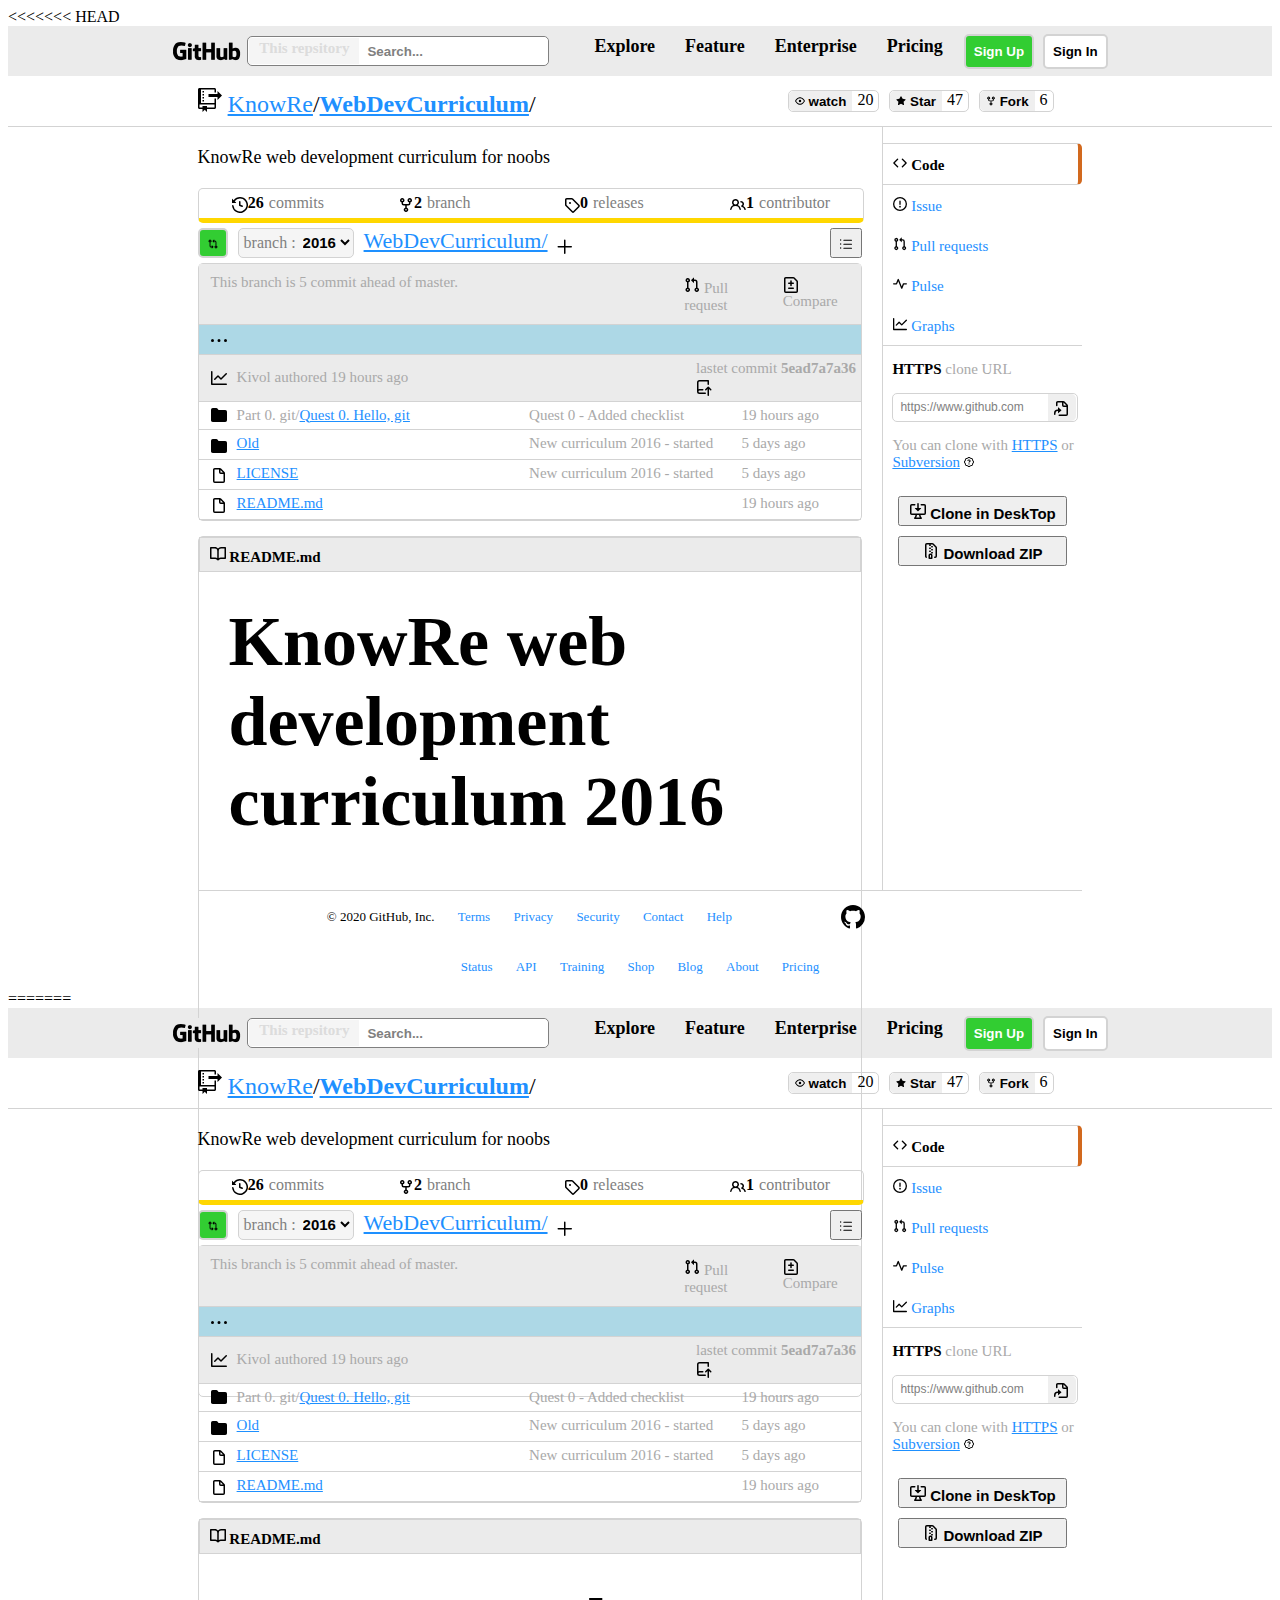
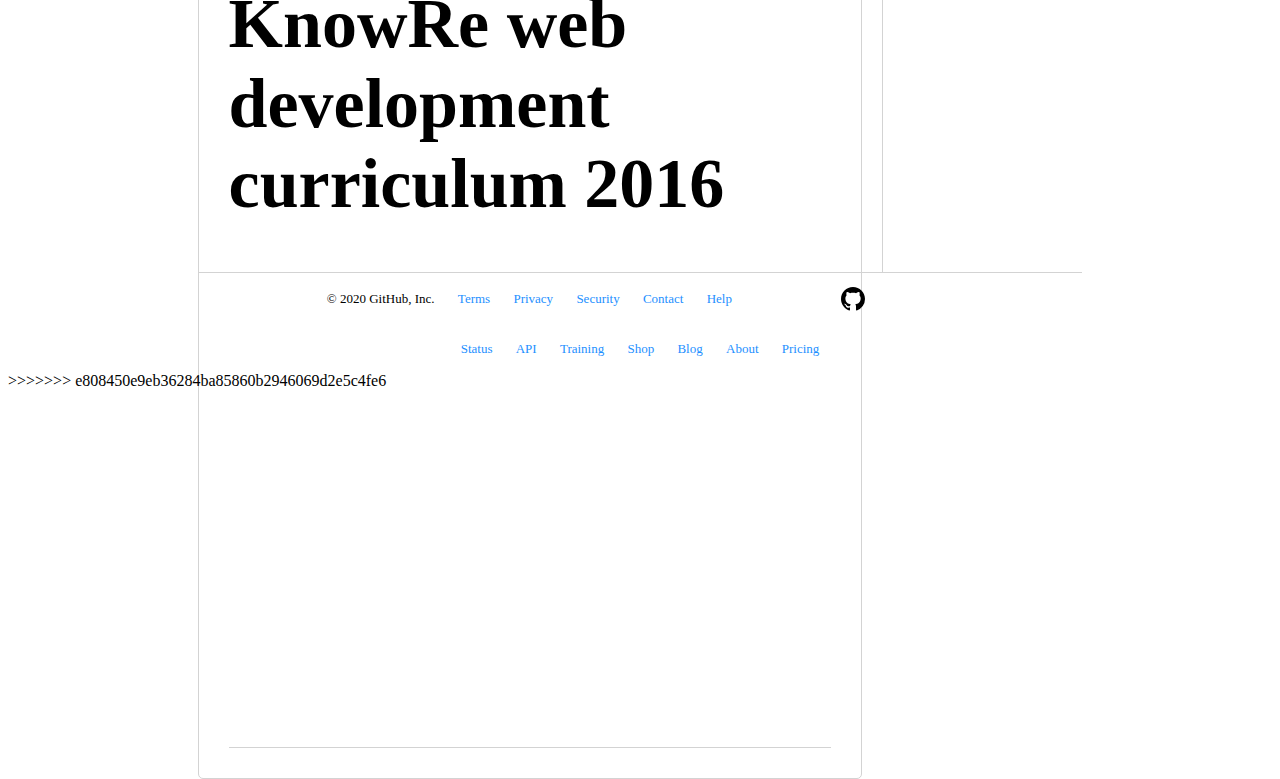
<file: Quest3.HTML&CSS/index.html>
<<<<<<< HEAD
<!DOCTYPE html>
<html>
    <head>
        <meta charset='utf-8'>
        <title>GitHubPage</title>
        <link rel="stylesheet" href="style.css">
        <style media="screen">
            @media(max-width:1200px){
                footer{
                    flex-direction: column;
                }
                div[class~=footer-middle]{
                    padding-top: 5px;
                    padding-bottom: 5px;
                }
            }
        </style>
    </head>
    <body>
        <header class="top">
            <div class="top-left">
                    <img src="github.PNG" alt="gitHub LOGO">
                    <div  id = "header-search">
                        <div id = "header-search-detail">
                            This repsitory
                        </div>
                        <input value="Search..." type="text">
                    </div>
                    <div class = "top-left-button"><a href=" " class="header-link">Explore</a></div>
                    <div class = "top-left-button"><a href=" " class="header-link">Feature</a></div>
                    <div class = "top-left-button"><a href=" " class="header-link">Enterprise</a></div>
                    <div class = "top-left-button"><a href=" " class="header-link">Pricing</a></div>
            </div>
            <div>
                <button id = "greenbutton" class ="login">Sign Up</button>
                <button id = "whitebutton" class="login">Sign In</button>
            </div>
        </header>

        <section class="main">
            <header class="main-header">
				<div id = "top-body" class = "path" style="font-size:x-large;">
                    <svg xmlns="http://www.w3.org/2000/svg" viewBox="0 0 16 16" width="24" height="24" class="icon"><path fill-rule="evenodd" d="M13 8V6H7V4h6V2l3 3-3 3zM4 2H3v1h1V2zm7 5h1v6c0 .55-.45 1-1 1H6v2l-1.5-1.5L3 16v-2H1c-.55 0-1-.45-1-1V1c0-.55.45-1 1-1h10c.55 0 1 .45 1 1v2h-1V1H2v9h9V7zm0 4H1v2h2v-1h3v1h5v-2zM4 6H3v1h1V6zm0-2H3v1h1V4zM3 9h1V8H3v1z"></path></svg> <a href=" ">KnowRe</a>/<a href=" "><strong>WebDevCurriculum</strong></a>/
                </div>

                <ul class="counter">
                    <li class="counter-button"><button class="button"><svg xmlns="http://www.w3.org/2000/svg" viewBox="0 0 16 16" width="10" height="10" class="icon"><path fill-rule="evenodd" d="M1.679 7.932c.412-.621 1.242-1.75 2.366-2.717C5.175 4.242 6.527 3.5 8 3.5c1.473 0 2.824.742 3.955 1.715 1.124.967 1.954 2.096 2.366 2.717a.119.119 0 010 .136c-.412.621-1.242 1.75-2.366 2.717C10.825 11.758 9.473 12.5 8 12.5c-1.473 0-2.824-.742-3.955-1.715C2.92 9.818 2.09 8.69 1.679 8.068a.119.119 0 010-.136zM8 2c-1.981 0-3.67.992-4.933 2.078C1.797 5.169.88 6.423.43 7.1a1.619 1.619 0 000 1.798c.45.678 1.367 1.932 2.637 3.024C4.329 13.008 6.019 14 8 14c1.981 0 3.67-.992 4.933-2.078 1.27-1.091 2.187-2.345 2.637-3.023a1.619 1.619 0 000-1.798c-.45-.678-1.367-1.932-2.637-3.023C11.671 2.992 9.981 2 8 2zm0 8a2 2 0 100-4 2 2 0 000 4z"></path>
                    </svg> watch</button><div class = "countingnumber">20</div></li>
                    <li class="counter-button"><button class="button"><svg xmlns="http://www.w3.org/2000/svg" viewBox="0 0 16 16" width="10" height="10" class="icon"><path fill-rule="evenodd" d="M8 .25a.75.75 0 01.673.418l1.882 3.815 4.21.612a.75.75 0 01.416 1.279l-3.046 2.97.719 4.192a.75.75 0 01-1.088.791L8 12.347l-3.766 1.98a.75.75 0 01-1.088-.79l.72-4.194L.818 6.374a.75.75 0 01.416-1.28l4.21-.611L7.327.668A.75.75 0 018 .25z"></path></svg>  Star</button><div class = "countingnumber">47</div></li>
                    <li class="counter-button"><button class="button"><svg xmlns="http://www.w3.org/2000/svg" viewBox="0 0 16 16" width="10" height="10" class="icon"><path fill-rule="evenodd" d="M5 3.25a.75.75 0 11-1.5 0 .75.75 0 011.5 0zm0 2.122a2.25 2.25 0 10-1.5 0v.878A2.25 2.25 0 005.75 8.5h1.5v2.128a2.251 2.251 0 101.5 0V8.5h1.5a2.25 2.25 0 002.25-2.25v-.878a2.25 2.25 0 10-1.5 0v.878a.75.75 0 01-.75.75h-4.5A.75.75 0 015 6.25v-.878zm3.75 7.378a.75.75 0 11-1.5 0 .75.75 0 011.5 0zm3-8.75a.75.75 0 100-1.5.75.75 0 000 1.5z"></path></svg> Fork</button><div class = "countingnumber">6</div></li>
                </ul>
			</header>

            <section id = "main-flex">
				<div id = "main-left">
                    <div style="font-size: 18px; padding-top: 20px; padding-bottom: 20px;">KnowRe web development curriculum for noobs</div>
                    <div id = "main-left-button">
                        <a class="main-left-button-detail" href = " ">
                            <svg xmlns="http://www.w3.org/2000/svg" viewBox="0 0 16 16" width="16" height="16" class="icon"><path fill-rule="evenodd" d="M1.643 3.143L.427 1.927A.25.25 0 000 2.104V5.75c0 .138.112.25.25.25h3.646a.25.25 0 00.177-.427L2.715 4.215a6.5 6.5 0 11-1.18 4.458.75.75 0 10-1.493.154 8.001 8.001 0 101.6-5.684zM7.75 4a.75.75 0 01.75.75v2.992l2.028.812a.75.75 0 01-.557 1.392l-2.5-1A.75.75 0 017 8.25v-3.5A.75.75 0 017.75 4z"></path>
                            </svg>
                             <strong>26</strong><div style="color: gray; margin-left:5px;"> commits</div></a>
                        <a class="main-left-button-detail" href = " ">
                            <svg xmlns="http://www.w3.org/2000/svg" viewBox="0 0 16 16" width="16" height="16" class="icon"><path fill-rule="evenodd" d="M5 3.25a.75.75 0 11-1.5 0 .75.75 0 011.5 0zm0 2.122a2.25 2.25 0 10-1.5 0v.878A2.25 2.25 0 005.75 8.5h1.5v2.128a2.251 2.251 0 101.5 0V8.5h1.5a2.25 2.25 0 002.25-2.25v-.878a2.25 2.25 0 10-1.5 0v.878a.75.75 0 01-.75.75h-4.5A.75.75 0 015 6.25v-.878zm3.75 7.378a.75.75 0 11-1.5 0 .75.75 0 011.5 0zm3-8.75a.75.75 0 100-1.5.75.75 0 000 1.5z"></path>
                            </svg>
                             <strong>2</strong><div style="color: gray; margin-left:5px;"> branch</div></a>
                        <a class="main-left-button-detail" href = " ">
                            <svg xmlns="http://www.w3.org/2000/svg" viewBox="0 0 16 16" width="16" height="16" class="icon"><path fill-rule="evenodd" d="M2.5 7.775V2.75a.25.25 0 01.25-.25h5.025a.25.25 0 01.177.073l6.25 6.25a.25.25 0 010 .354l-5.025 5.025a.25.25 0 01-.354 0l-6.25-6.25a.25.25 0 01-.073-.177zm-1.5 0V2.75C1 1.784 1.784 1 2.75 1h5.025c.464 0 .91.184 1.238.513l6.25 6.25a1.75 1.75 0 010 2.474l-5.026 5.026a1.75 1.75 0 01-2.474 0l-6.25-6.25A1.75 1.75 0 011 7.775zM6 5a1 1 0 100 2 1 1 0 000-2z"></path>
                            </svg>
                             <strong>0</strong><div style="color: gray; margin-left:5px;"> releases</div></a>
                        <a class="main-left-button-detail" href = " ">
                            <svg xmlns="http://www.w3.org/2000/svg" viewBox="0 0 16 16" width="16" height="16" class="icon"><path fill-rule="evenodd" d="M5.5 3.5a2 2 0 100 4 2 2 0 000-4zM2 5.5a3.5 3.5 0 115.898 2.549 5.507 5.507 0 013.034 4.084.75.75 0 11-1.482.235 4.001 4.001 0 00-7.9 0 .75.75 0 01-1.482-.236A5.507 5.507 0 013.102 8.05 3.49 3.49 0 012 5.5zM11 4a.75.75 0 100 1.5 1.5 1.5 0 01.666 2.844.75.75 0 00-.416.672v.352a.75.75 0 00.574.73c1.2.289 2.162 1.2 2.522 2.372a.75.75 0 101.434-.44 5.01 5.01 0 00-2.56-3.012A3 3 0 0011 4z"></path>
                            </svg>
                             <strong>1</strong><div style="color: gray; margin-left:5px;"> contributor</div></a>
                    </div>
                    <div class ="table-cols-othercase">
                        <div id = "table-cols-othercase-left">
                            <button id ="branch"><svg xmlns="http://www.w3.org/2000/svg" viewBox="0 0 16 16" width="10" height="10" class="icon"><path fill-rule="evenodd" d="M9.573.677L7.177 3.073a.25.25 0 000 .354l2.396 2.396A.25.25 0 0010 5.646V4h1a1 1 0 011 1v5.628a2.251 2.251 0 101.5 0V5A2.5 2.5 0 0011 2.5h-1V.854a.25.25 0 00-.427-.177zM6 12v-1.646a.25.25 0 01.427-.177l2.396 2.396a.25.25 0 010 .354l-2.396 2.396A.25.25 0 016 15.146V13.5H5A2.5 2.5 0 012.5 11V5.372a2.25 2.25 0 111.5 0V11a1 1 0 001 1h1zm6.75 0a.75.75 0 100 1.5.75.75 0 000-1.5zM4 3.25a.75.75 0 11-1.5 0 .75.75 0 011.5 0z"></path></svg></button>
                            <div id = "dropbox">
                                <div id = "dropbox-detail">branch : </div>
                                <select>
                                    <option value="2016">2016</option>
                                    <option value="2017">2017</option>
                                    <option value="2018">2018</option>
                                </select>
                            </div>
                            <a href=" " id = "table-cols-othercase-left-link">WebDevCurriculum/</a>
                            <svg xmlns="http://www.w3.org/2000/svg" viewBox="0 -4 24 24" width="24" height="24" class="icon"><path fill-rule="evenodd" d="M11.75 4.5a.75.75 0 01.75.75V11h5.75a.75.75 0 010 1.5H12.5v5.75a.75.75 0 01-1.5 0V12.5H5.25a.75.75 0 010-1.5H11V5.25a.75.75 0 01.75-.75z"></path></svg>
                        </div>
                        <button id = "table-cols-othercase-right"><svg xmlns="http://www.w3.org/2000/svg" viewBox="0 0 24 24" width="16" height="16" class="icon"><path fill-rule="evenodd" d="M4 7a1 1 0 100-2 1 1 0 000 2zm4.75-1.5a.75.75 0 000 1.5h11.5a.75.75 0 000-1.5H8.75zm0 6a.75.75 0 000 1.5h11.5a.75.75 0 000-1.5H8.75zm0 6a.75.75 0 000 1.5h11.5a.75.75 0 000-1.5H8.75zM5 12a1 1 0 11-2 0 1 1 0 012 0zm-1 7a1 1 0 100-2 1 1 0 000 2z"></path></svg></button>
                    </div>

                    <div class="table">
                        <div class = "table-cols">
                            <div class = "table-cols-first" id="table-cols-first-title" >This branch is 5 commit ahead of master.</div>
                            <div class = "table-cols-first"><svg xmlns="http://www.w3.org/2000/svg" viewBox="0 0 16 16" width="16" height="16" class="icon"><path fill-rule="evenodd" d="M7.177 3.073L9.573.677A.25.25 0 0110 .854v4.792a.25.25 0 01-.427.177L7.177 3.427a.25.25 0 010-.354zM3.75 2.5a.75.75 0 100 1.5.75.75 0 000-1.5zm-2.25.75a2.25 2.25 0 113 2.122v5.256a2.251 2.251 0 11-1.5 0V5.372A2.25 2.25 0 011.5 3.25zM11 2.5h-1V4h1a1 1 0 011 1v5.628a2.251 2.251 0 101.5 0V5A2.5 2.5 0 0011 2.5zm1 10.25a.75.75 0 111.5 0 .75.75 0 01-1.5 0zM3.75 12a.75.75 0 100 1.5.75.75 0 000-1.5z"></path></svg> Pull request</div>
                            <div class = "table-cols-first"><svg xmlns="http://www.w3.org/2000/svg" viewBox="0 0 16 16" width="16" height="16" class="icon"><path fill-rule="evenodd" d="M2.75 1.5a.25.25 0 00-.25.25v12.5c0 .138.112.25.25.25h10.5a.25.25 0 00.25-.25V4.664a.25.25 0 00-.073-.177l-2.914-2.914a.25.25 0 00-.177-.073H2.75zM1 1.75C1 .784 1.784 0 2.75 0h7.586c.464 0 .909.184 1.237.513l2.914 2.914c.329.328.513.773.513 1.237v9.586A1.75 1.75 0 0113.25 16H2.75A1.75 1.75 0 011 14.25V1.75zm7 1.5a.75.75 0 01.75.75v1.5h1.5a.75.75 0 010 1.5h-1.5v1.5a.75.75 0 01-1.5 0V7h-1.5a.75.75 0 010-1.5h1.5V4A.75.75 0 018 3.25zm-3 8a.75.75 0 01.75-.75h4.5a.75.75 0 010 1.5h-4.5a.75.75 0 01-.75-.75z"></path></svg> Compare</div>
                        </div>
                        <div id = "table-cols-second-title" class="table-cols">
                            <svg xmlns="http://www.w3.org/2000/svg" viewBox="0 0 16 16" width="16" height="16" class="icon"><path d="M8 9a1.5 1.5 0 100-3 1.5 1.5 0 000 3zM1.5 9a1.5 1.5 0 100-3 1.5 1.5 0 000 3zm13 0a1.5 1.5 0 100-3 1.5 1.5 0 000 3z"></path></svg>
                        </div>
                        <div class = "table-cols">
                            <div id="table-cols-third-title" class = "table-cols-third"><svg xmlns="http://www.w3.org/2000/svg" viewBox="0 0 16 16" width="16" height="16" class = "table-icon"><path fill-rule="evenodd" d="M1.5 1.75a.75.75 0 00-1.5 0v12.5c0 .414.336.75.75.75h14.5a.75.75 0 000-1.5H1.5V1.75zm14.28 2.53a.75.75 0 00-1.06-1.06L10 7.94 7.53 5.47a.75.75 0 00-1.06 0L3.22 8.72a.75.75 0 001.06 1.06L7 7.06l2.47 2.47a.75.75 0 001.06 0l5.25-5.25z"></path></svg> <div class="filename">Kivol authored 19 hours ago</div> </div>
                            <div class = "table-cols-third">lastet commit     <strong>5ead7a7a36</strong> <svg xmlns="http://www.w3.org/2000/svg" viewBox="0 0 16 16" width="16" height="16" class="icon"><path fill-rule="evenodd" d="M1 2.5A2.5 2.5 0 013.5 0h8.75a.75.75 0 01.75.75v3.5a.75.75 0 01-1.5 0V1.5h-8a1 1 0 00-1 1v6.708A2.492 2.492 0 013.5 9h3.25a.75.75 0 010 1.5H3.5a1 1 0 100 2h5.75a.75.75 0 010 1.5H3.5A2.5 2.5 0 011 11.5v-9zm13.23 7.79a.75.75 0 001.06-1.06l-2.505-2.505a.75.75 0 00-1.06 0L9.22 9.229a.75.75 0 001.06 1.061l1.225-1.224v6.184a.75.75 0 001.5 0V9.066l1.224 1.224z"></path></svg></div>
                        </div>

                        <div class = "table-cols-three">
                            <div class="table-cols-three-title" >
                                <svg xmlns="http://www.w3.org/2000/svg" viewBox="0 0 16 16" width="16" height="16" class = "table-icon"><path fill-rule="evenodd" d="M1.75 1A1.75 1.75 0 000 2.75v10.5C0 14.216.784 15 1.75 15h12.5A1.75 1.75 0 0016 13.25v-8.5A1.75 1.75 0 0014.25 3h-6.5a.25.25 0 01-.2-.1l-.9-1.2c-.33-.44-.85-.7-1.4-.7h-3.5z"></path></svg>
                                <div class = "filename">Part 0. git/<a href=" ">Quest 0. Hello, git</a></div></div>
                            <div class="table-cols-three-title"> Quest 0 - Added checklist </div>
                            <div class="table-cols-three-title"> 19 hours ago </div>
                        </div>
                        <div class = "table-cols-three">
                            <div class="table-cols-three-title"><svg xmlns="http://www.w3.org/2000/svg" viewBox="0 0 16 16" width="16" height="16" class = "icon"><path fill-rule="evenodd" d="M1.75 1A1.75 1.75 0 000 2.75v10.5C0 14.216.784 15 1.75 15h12.5A1.75 1.75 0 0016 13.25v-8.5A1.75 1.75 0 0014.25 3h-6.5a.25.25 0 01-.2-.1l-.9-1.2c-.33-.44-.85-.7-1.4-.7h-3.5z"></path></svg><a href=" " class="filename">Old</a></div>
                            <div class="table-cols-three-title"> New curriculum 2016 - started </div>
                            <div class="table-cols-three-title"> 5 days ago </div>
                        </div>
                        <div class = "table-cols-three">
                            <div class="table-cols-three-title"><svg xmlns="http://www.w3.org/2000/svg" viewBox="0 0 16 16" width="16" height="16" class = "icon"><path fill-rule="evenodd" d="M3.75 1.5a.25.25 0 00-.25.25v11.5c0 .138.112.25.25.25h8.5a.25.25 0 00.25-.25V6H9.75A1.75 1.75 0 018 4.25V1.5H3.75zm5.75.56v2.19c0 .138.112.25.25.25h2.19L9.5 2.06zM2 1.75C2 .784 2.784 0 3.75 0h5.086c.464 0 .909.184 1.237.513l3.414 3.414c.329.328.513.773.513 1.237v8.086A1.75 1.75 0 0112.25 15h-8.5A1.75 1.75 0 012 13.25V1.75z"></path></svg><a href=" " class="filename">LICENSE</a></div>
                            <div class="table-cols-three-title"> New curriculum 2016 - started </div>
                            <div class="table-cols-three-title"> 5 days ago </div>
                        </div>
                        <div id = "nostate">
                            <div class="table-cols-three-title"><svg xmlns="http://www.w3.org/2000/svg" viewBox="0 0 16 16" width="16" height="16" class = "icon"><path fill-rule="evenodd" d="M3.75 1.5a.25.25 0 00-.25.25v11.5c0 .138.112.25.25.25h8.5a.25.25 0 00.25-.25V6H9.75A1.75 1.75 0 018 4.25V1.5H3.75zm5.75.56v2.19c0 .138.112.25.25.25h2.19L9.5 2.06zM2 1.75C2 .784 2.784 0 3.75 0h5.086c.464 0 .909.184 1.237.513l3.414 3.414c.329.328.513.773.513 1.237v8.086A1.75 1.75 0 0112.25 15h-8.5A1.75 1.75 0 012 13.25V1.75z"></path></svg><a href=" " class = "filename">README.md</a></div>
                            <div class="table-cols-three-title"> 19 hours ago </div>
                        </div>
                    </div>

                    <div id = "preview">
                        <div id="preview-filename"><svg xmlns="http://www.w3.org/2000/svg" viewBox="0 0 16 16" width="16" height="16" class="icon"><path fill-rule="evenodd" d="M0 1.75A.75.75 0 01.75 1h4.253c1.227 0 2.317.59 3 1.501A3.744 3.744 0 0111.006 1h4.245a.75.75 0 01.75.75v10.5a.75.75 0 01-.75.75h-4.507a2.25 2.25 0 00-1.591.659l-.622.621a.75.75 0 01-1.06 0l-.622-.621A2.25 2.25 0 005.258 13H.75a.75.75 0 01-.75-.75V1.75zm8.755 3a2.25 2.25 0 012.25-2.25H14.5v9h-3.757c-.71 0-1.4.201-1.992.572l.004-7.322zm-1.504 7.324l.004-5.073-.002-2.253A2.25 2.25 0 005.003 2.5H1.5v9h3.757a3.75 3.75 0 011.994.574z"></path></svg><strong>  README.md</strong></div>
                        <div id="preview-content">KnowRe web development curriculum 2016</div>
                    </div>
				</div>

				<aside id ="main-right">
                    <ul id = "main-right-menu">
                        <ul id="category"><li id = "selected" class = "main-right-menu-detail"><div><svg xmlns="http://www.w3.org/2000/svg" viewBox="0 0 16 16" width="14" height="14" class="icon"><path fill-rule="evenodd" d="M4.72 3.22a.75.75 0 011.06 1.06L2.06 8l3.72 3.72a.75.75 0 11-1.06 1.06L.47 8.53a.75.75 0 010-1.06l4.25-4.25zm6.56 0a.75.75 0 10-1.06 1.06L13.94 8l-3.72 3.72a.75.75 0 101.06 1.06l4.25-4.25a.75.75 0 000-1.06l-4.25-4.25z"></path></svg> Code</div></li>
                        <li class = "main-right-menu-detail"><div><svg xmlns="http://www.w3.org/2000/svg" viewBox="0 0 16 16" width="14" height="14" class="icon"><path fill-rule="evenodd" d="M8 1.5a6.5 6.5 0 100 13 6.5 6.5 0 000-13zM0 8a8 8 0 1116 0A8 8 0 010 8zm9 3a1 1 0 11-2 0 1 1 0 012 0zm-.25-6.25a.75.75 0 00-1.5 0v3.5a.75.75 0 001.5 0v-3.5z"></path></svg> Issue</div></li>
                        <li class = "main-right-menu-detail"><div><svg xmlns="http://www.w3.org/2000/svg" viewBox="0 0 16 16" width="14" height="14" class="icon"><path fill-rule="evenodd" d="M7.177 3.073L9.573.677A.25.25 0 0110 .854v4.792a.25.25 0 01-.427.177L7.177 3.427a.25.25 0 010-.354zM3.75 2.5a.75.75 0 100 1.5.75.75 0 000-1.5zm-2.25.75a2.25 2.25 0 113 2.122v5.256a2.251 2.251 0 11-1.5 0V5.372A2.25 2.25 0 011.5 3.25zM11 2.5h-1V4h1a1 1 0 011 1v5.628a2.251 2.251 0 101.5 0V5A2.5 2.5 0 0011 2.5zm1 10.25a.75.75 0 111.5 0 .75.75 0 01-1.5 0zM3.75 12a.75.75 0 100 1.5.75.75 0 000-1.5z"></path></svg> Pull requests</div></li>
                        <li class = "main-right-menu-detail"><div><svg xmlns="http://www.w3.org/2000/svg" viewBox="0 0 16 16" width="14" height="14" class="icon"><path fill-rule="evenodd" d="M6 2a.75.75 0 01.696.471L10 10.731l1.304-3.26A.75.75 0 0112 7h3.25a.75.75 0 010 1.5h-2.742l-1.812 4.528a.75.75 0 01-1.392 0L6 4.77 4.696 8.03A.75.75 0 014 8.5H.75a.75.75 0 010-1.5h2.742l1.812-4.529A.75.75 0 016 2z"></path></svg> Pulse</div></li>
                        <li class = "main-right-menu-detail"><div><svg xmlns="http://www.w3.org/2000/svg" viewBox="0 0 16 16" width="14" height="14" class="icon"><path fill-rule="evenodd" d="M1.5 1.75a.75.75 0 00-1.5 0v12.5c0 .414.336.75.75.75h14.5a.75.75 0 000-1.5H1.5V1.75zm14.28 2.53a.75.75 0 00-1.06-1.06L10 7.94 7.53 5.47a.75.75 0 00-1.06 0L3.22 8.72a.75.75 0 001.06 1.06L7 7.06l2.47 2.47a.75.75 0 001.06 0l5.25-5.25z"></path></svg> Graphs</div></li></ul>
                        <li><div id="Httpclone">
                            <p><strong style="color:black">HTTPS</strong> clone URL</p>
                            <div id="Httpclone-url">
                                <input id = "main-right-menu-search" value="https://www.github.com" type="url">
                                <button id = "main-right-menu-button"><svg xmlns="http://www.w3.org/2000/svg" viewBox="0 0 16 16" width="16" height="16" class="icon"><path fill-rule="evenodd" d="M2 1.75C2 .784 2.784 0 3.75 0h5.586c.464 0 .909.184 1.237.513l2.914 2.914c.329.328.513.773.513 1.237v8.586A1.75 1.75 0 0112.25 15h-7a.75.75 0 010-1.5h7a.25.25 0 00.25-.25V6H9.75A1.75 1.75 0 018 4.25V1.5H3.75a.25.25 0 00-.25.25V4.5a.75.75 0 01-1.5 0V1.75zm7.5-.188V4.25c0 .138.112.25.25.25h2.688a.252.252 0 00-.011-.013L9.513 1.573a.248.248 0 00-.013-.011zm-8 10.675a2.25 2.25 0 012.262-2.25L4 9.99v1.938c0 .218.26.331.42.183l2.883-2.677a.25.25 0 000-.366L4.42 6.39a.25.25 0 00-.42.183V8.49l-.23-.001A3.75 3.75 0 000 12.238v1.012a.75.75 0 001.5 0v-1.013z"></path></svg></button>
                            </div>
                            <p>You can clone with <a href=" ">HTTPS</a> or <a href=" ">Subversion</a> <svg xmlns="http://www.w3.org/2000/svg" viewBox="0 0 16 16" width="10" height="10" class="icon"><path fill-rule="evenodd" d="M6.415.52a2.678 2.678 0 013.17 0l.928.68c.153.113.33.186.518.215l1.138.175a2.678 2.678 0 012.241 2.24l.175 1.138c.029.187.102.365.215.518l.68.928a2.678 2.678 0 010 3.17l-.68.928a1.179 1.179 0 00-.215.518l-.175 1.138a2.678 2.678 0 01-2.241 2.241l-1.138.175a1.179 1.179 0 00-.518.215l-.928.68a2.678 2.678 0 01-3.17 0l-.928-.68a1.179 1.179 0 00-.518-.215L3.83 14.41a2.678 2.678 0 01-2.24-2.24l-.175-1.138a1.179 1.179 0 00-.215-.518l-.68-.928a2.678 2.678 0 010-3.17l.68-.928a1.17 1.17 0 00.215-.518l.175-1.14a2.678 2.678 0 012.24-2.24l1.138-.175c.187-.029.365-.102.518-.215l.928-.68zm2.282 1.209a1.178 1.178 0 00-1.394 0l-.928.68a2.678 2.678 0 01-1.18.489l-1.136.174a1.178 1.178 0 00-.987.987l-.174 1.137a2.678 2.678 0 01-.489 1.18l-.68.927c-.305.415-.305.98 0 1.394l.68.928c.256.348.423.752.489 1.18l.174 1.136c.078.51.478.909.987.987l1.137.174c.427.066.831.233 1.18.489l.927.68c.415.305.98.305 1.394 0l.928-.68a2.678 2.678 0 011.18-.489l1.136-.174c.51-.078.909-.478.987-.987l.174-1.137c.066-.427.233-.831.489-1.18l.68-.927c.305-.415.305-.98 0-1.394l-.68-.928a2.678 2.678 0 01-.489-1.18l-.174-1.136a1.178 1.178 0 00-.987-.987l-1.137-.174a2.678 2.678 0 01-1.18-.489l-.927-.68zM9 11a1 1 0 11-2 0 1 1 0 012 0zM6.92 6.085c.081-.16.19-.299.34-.398.145-.097.371-.187.74-.187.28 0 .553.087.738.225A.613.613 0 019 6.25c0 .177-.04.264-.077.318a.956.956 0 01-.277.245c-.076.051-.158.1-.258.161l-.007.004c-.093.056-.204.122-.313.195a2.416 2.416 0 00-.692.661.75.75 0 001.248.832.956.956 0 01.276-.245 6.3 6.3 0 01.26-.16l.006-.004c.093-.057.204-.123.313-.195.222-.149.487-.355.692-.662.214-.32.329-.702.329-1.15 0-.76-.36-1.348-.862-1.725A2.76 2.76 0 008 4c-.631 0-1.154.16-1.572.438-.413.276-.68.638-.849.977a.75.75 0 001.342.67z">
                            </path></svg></p>
                            </div></li>
                        <li  id ="download-button"><button class = "download-button-detail"><svg xmlns="http://www.w3.org/2000/svg" viewBox="0 0 16 16" width="16" height="16" class="icon"><path fill-rule="evenodd" d="M8.75 5V.75a.75.75 0 00-1.5 0V5H5.104a.25.25 0 00-.177.427l2.896 2.896a.25.25 0 00.354 0l2.896-2.896A.25.25 0 0010.896 5H8.75zM1.5 2.75a.25.25 0 01.25-.25h3a.75.75 0 000-1.5h-3A1.75 1.75 0 000 2.75v7.5C0 11.216.784 12 1.75 12h3.727c-.1 1.041-.52 1.872-1.292 2.757A.75.75 0 004.75 16h6.5a.75.75 0 00.565-1.243c-.772-.885-1.193-1.716-1.292-2.757h3.727A1.75 1.75 0 0016 10.25v-7.5A1.75 1.75 0 0014.25 1h-3a.75.75 0 000 1.5h3a.25.25 0 01.25.25v7.5a.25.25 0 01-.25.25H1.75a.25.25 0 01-.25-.25v-7.5zM9.018 12H6.982a5.72 5.72 0 01-.765 2.5h3.566a5.72 5.72 0 01-.765-2.5z"></path></svg> Clone in DeskTop</button class = "download-button-detail">
                            <button class = "download-button-detail">
                                <svg xmlns="http://www.w3.org/2000/svg" viewBox="0 0 16 16" width="16" height="16" class="icon"><path fill-rule="evenodd" d="M3.5 1.75a.25.25 0 01.25-.25h3a.75.75 0 000 1.5h.5a.75.75 0 000-1.5h2.086a.25.25 0 01.177.073l2.914 2.914a.25.25 0 01.073.177v8.586a.25.25 0 01-.25.25h-.5a.75.75 0 000 1.5h.5A1.75 1.75 0 0014 13.25V4.664c0-.464-.184-.909-.513-1.237L10.573.513A1.75 1.75 0 009.336 0H3.75A1.75 1.75 0 002 1.75v11.5c0 .649.353 1.214.874 1.515a.75.75 0 10.752-1.298.25.25 0 01-.126-.217V1.75zM8.75 3a.75.75 0 000 1.5h.5a.75.75 0 000-1.5h-.5zM6 5.25a.75.75 0 01.75-.75h.5a.75.75 0 010 1.5h-.5A.75.75 0 016 5.25zm2 1.5A.75.75 0 018.75 6h.5a.75.75 0 010 1.5h-.5A.75.75 0 018 6.75zm-1.25.75a.75.75 0 000 1.5h.5a.75.75 0 000-1.5h-.5zM8 9.75A.75.75 0 018.75 9h.5a.75.75 0 010 1.5h-.5A.75.75 0 018 9.75zm-.75.75a1.75 1.75 0 00-1.75 1.75v3c0 .414.336.75.75.75h2.5a.75.75 0 00.75-.75v-3a1.75 1.75 0 00-1.75-1.75h-.5zM7 12.25a.25.25 0 01.25-.25h.5a.25.25 0 01.25.25v2.25H7v-2.25z">
                                </path>
                            </svg> Download ZIP</button></li>
                    </ul>
				</aside>
			</section>
        </section>

        <footer>
            <div class="footer-side">
                <div class="footer-detail">© 2020 GitHub, Inc.</div>
                <div class="footer-detail"><a href=" " class="footer-link">Terms</a></div>
                <div class="footer-detail"><a href=" " class="footer-link">Privacy</a></div>
                <div class="footer-detail"><a href=" " class="footer-link">Security</a></div>
                <div class="footer-detail"><a href=" " class="footer-link">Contact</a></div>
                <div class="footer-detail"><a href=" " class="footer-link">Help</a></div>
            </div>
            <div class = "footer-middle"><a href=" "><svg xmlns="http://www.w3.org/2000/svg" viewBox="0 0 16 16" width="24" height="24"><path fill-rule="evenodd" d="M8 0C3.58 0 0 3.58 0 8c0 3.54 2.29 6.53 5.47 7.59.4.07.55-.17.55-.38 0-.19-.01-.82-.01-1.49-2.01.37-2.53-.49-2.69-.94-.09-.23-.48-.94-.82-1.13-.28-.15-.68-.52-.01-.53.63-.01 1.08.58 1.23.82.72 1.21 1.87.87 2.33.66.07-.52.28-.87.51-1.07-1.78-.2-3.64-.89-3.64-3.95 0-.87.31-1.59.82-2.15-.08-.2-.36-1.02.08-2.12 0 0 .67-.21 2.2.82.64-.18 1.32-.27 2-.27.68 0 1.36.09 2 .27 1.53-1.04 2.2-.82 2.2-.82.44 1.1.16 1.92.08 2.12.51.56.82 1.27.82 2.15 0 3.07-1.87 3.75-3.65 3.95.29.25.54.73.54 1.48 0 1.07-.01 1.93-.01 2.2 0 .21.15.46.55.38A8.013 8.013 0 0016 8c0-4.42-3.58-8-8-8z"></path></svg></a></div>
            <div class="footer-side">
                <div class="footer-detail"><a href=" " class="footer-link">Status</a></div>
                <div class="footer-detail"><a href=" " class="footer-link">API</a></div>
                <div class="footer-detail"><a href=" " class="footer-link">Training</a></div>
                <div class="footer-detail"><a href=" " class="footer-link">Shop</a></div>
                <div class="footer-detail"><a href=" " class="footer-link">Blog</a></div>
                <div class="footer-detail"><a href=" " class="footer-link">About</a></div>
                <div class="footer-detail"><a href=" " class="footer-link">Pricing</a></div>
            </div>
        </footer>
    </body>
</html>
=======
<!DOCTYPE html>
<html>
    <head>
        <meta charset='utf-8'>
        <title>GitHubPage</title>
        <link rel="stylesheet" href="style.css">
        <style media="screen">
            @media(max-width:1200px){
                footer{
                    flex-direction: column;
                }
                div[class~=footer-middle]{
                    padding-top: 5px;
                    padding-bottom: 5px;
                }
            }
        </style>
    </head>
    <body>
        <header class="top">
            <div class="top-left">
                    <img src="github.PNG" alt="gitHub LOGO">
                    <div  id = "header-search">
                        <div id = "header-search-detail">
                            This repsitory
                        </div>
                        <input value="Search..." type="text">
                    </div>
                    <div class = "top-left-button"><a href=" " class="header-link">Explore</a></div>
                    <div class = "top-left-button"><a href=" " class="header-link">Feature</a></div>
                    <div class = "top-left-button"><a href=" " class="header-link">Enterprise</a></div>
                    <div class = "top-left-button"><a href=" " class="header-link">Pricing</a></div>
            </div>
            <div>
                <button id = "greenbutton" class ="login">Sign Up</button>
                <button id = "whitebutton" class="login">Sign In</button>
            </div>
        </header>

        <section class="main">
            <header class="main-header">
				<div id = "top-body" class = "path" style="font-size:x-large;">
                    <svg xmlns="http://www.w3.org/2000/svg" viewBox="0 0 16 16" width="24" height="24" class="icon"><path fill-rule="evenodd" d="M13 8V6H7V4h6V2l3 3-3 3zM4 2H3v1h1V2zm7 5h1v6c0 .55-.45 1-1 1H6v2l-1.5-1.5L3 16v-2H1c-.55 0-1-.45-1-1V1c0-.55.45-1 1-1h10c.55 0 1 .45 1 1v2h-1V1H2v9h9V7zm0 4H1v2h2v-1h3v1h5v-2zM4 6H3v1h1V6zm0-2H3v1h1V4zM3 9h1V8H3v1z"></path></svg> <a href=" ">KnowRe</a>/<a href=" "><strong>WebDevCurriculum</strong></a>/
                </div>

                <ul class="counter">
                    <li class="counter-button"><button class="button"><svg xmlns="http://www.w3.org/2000/svg" viewBox="0 0 16 16" width="10" height="10" class="icon"><path fill-rule="evenodd" d="M1.679 7.932c.412-.621 1.242-1.75 2.366-2.717C5.175 4.242 6.527 3.5 8 3.5c1.473 0 2.824.742 3.955 1.715 1.124.967 1.954 2.096 2.366 2.717a.119.119 0 010 .136c-.412.621-1.242 1.75-2.366 2.717C10.825 11.758 9.473 12.5 8 12.5c-1.473 0-2.824-.742-3.955-1.715C2.92 9.818 2.09 8.69 1.679 8.068a.119.119 0 010-.136zM8 2c-1.981 0-3.67.992-4.933 2.078C1.797 5.169.88 6.423.43 7.1a1.619 1.619 0 000 1.798c.45.678 1.367 1.932 2.637 3.024C4.329 13.008 6.019 14 8 14c1.981 0 3.67-.992 4.933-2.078 1.27-1.091 2.187-2.345 2.637-3.023a1.619 1.619 0 000-1.798c-.45-.678-1.367-1.932-2.637-3.023C11.671 2.992 9.981 2 8 2zm0 8a2 2 0 100-4 2 2 0 000 4z"></path>
                    </svg> watch</button><div class = "countingnumber">20</div></li>
                    <li class="counter-button"><button class="button"><svg xmlns="http://www.w3.org/2000/svg" viewBox="0 0 16 16" width="10" height="10" class="icon"><path fill-rule="evenodd" d="M8 .25a.75.75 0 01.673.418l1.882 3.815 4.21.612a.75.75 0 01.416 1.279l-3.046 2.97.719 4.192a.75.75 0 01-1.088.791L8 12.347l-3.766 1.98a.75.75 0 01-1.088-.79l.72-4.194L.818 6.374a.75.75 0 01.416-1.28l4.21-.611L7.327.668A.75.75 0 018 .25z"></path></svg>  Star</button><div class = "countingnumber">47</div></li>
                    <li class="counter-button"><button class="button"><svg xmlns="http://www.w3.org/2000/svg" viewBox="0 0 16 16" width="10" height="10" class="icon"><path fill-rule="evenodd" d="M5 3.25a.75.75 0 11-1.5 0 .75.75 0 011.5 0zm0 2.122a2.25 2.25 0 10-1.5 0v.878A2.25 2.25 0 005.75 8.5h1.5v2.128a2.251 2.251 0 101.5 0V8.5h1.5a2.25 2.25 0 002.25-2.25v-.878a2.25 2.25 0 10-1.5 0v.878a.75.75 0 01-.75.75h-4.5A.75.75 0 015 6.25v-.878zm3.75 7.378a.75.75 0 11-1.5 0 .75.75 0 011.5 0zm3-8.75a.75.75 0 100-1.5.75.75 0 000 1.5z"></path></svg> Fork</button><div class = "countingnumber">6</div></li>
                </ul>
			</header>

            <section id = "main-flex">
				<div id = "main-left">
                    <div style="font-size: 18px; padding-top: 20px; padding-bottom: 20px;">KnowRe web development curriculum for noobs</div>
                    <div id = "main-left-button">
                        <a class="main-left-button-detail" href = " ">
                            <svg xmlns="http://www.w3.org/2000/svg" viewBox="0 0 16 16" width="16" height="16" class="icon"><path fill-rule="evenodd" d="M1.643 3.143L.427 1.927A.25.25 0 000 2.104V5.75c0 .138.112.25.25.25h3.646a.25.25 0 00.177-.427L2.715 4.215a6.5 6.5 0 11-1.18 4.458.75.75 0 10-1.493.154 8.001 8.001 0 101.6-5.684zM7.75 4a.75.75 0 01.75.75v2.992l2.028.812a.75.75 0 01-.557 1.392l-2.5-1A.75.75 0 017 8.25v-3.5A.75.75 0 017.75 4z"></path>
                            </svg>
                             <strong>26</strong><div style="color: gray; margin-left:5px;"> commits</div></a>
                        <a class="main-left-button-detail" href = " ">
                            <svg xmlns="http://www.w3.org/2000/svg" viewBox="0 0 16 16" width="16" height="16" class="icon"><path fill-rule="evenodd" d="M5 3.25a.75.75 0 11-1.5 0 .75.75 0 011.5 0zm0 2.122a2.25 2.25 0 10-1.5 0v.878A2.25 2.25 0 005.75 8.5h1.5v2.128a2.251 2.251 0 101.5 0V8.5h1.5a2.25 2.25 0 002.25-2.25v-.878a2.25 2.25 0 10-1.5 0v.878a.75.75 0 01-.75.75h-4.5A.75.75 0 015 6.25v-.878zm3.75 7.378a.75.75 0 11-1.5 0 .75.75 0 011.5 0zm3-8.75a.75.75 0 100-1.5.75.75 0 000 1.5z"></path>
                            </svg>
                             <strong>2</strong><div style="color: gray; margin-left:5px;"> branch</div></a>
                        <a class="main-left-button-detail" href = " ">
                            <svg xmlns="http://www.w3.org/2000/svg" viewBox="0 0 16 16" width="16" height="16" class="icon"><path fill-rule="evenodd" d="M2.5 7.775V2.75a.25.25 0 01.25-.25h5.025a.25.25 0 01.177.073l6.25 6.25a.25.25 0 010 .354l-5.025 5.025a.25.25 0 01-.354 0l-6.25-6.25a.25.25 0 01-.073-.177zm-1.5 0V2.75C1 1.784 1.784 1 2.75 1h5.025c.464 0 .91.184 1.238.513l6.25 6.25a1.75 1.75 0 010 2.474l-5.026 5.026a1.75 1.75 0 01-2.474 0l-6.25-6.25A1.75 1.75 0 011 7.775zM6 5a1 1 0 100 2 1 1 0 000-2z"></path>
                            </svg>
                             <strong>0</strong><div style="color: gray; margin-left:5px;"> releases</div></a>
                        <a class="main-left-button-detail" href = " ">
                            <svg xmlns="http://www.w3.org/2000/svg" viewBox="0 0 16 16" width="16" height="16" class="icon"><path fill-rule="evenodd" d="M5.5 3.5a2 2 0 100 4 2 2 0 000-4zM2 5.5a3.5 3.5 0 115.898 2.549 5.507 5.507 0 013.034 4.084.75.75 0 11-1.482.235 4.001 4.001 0 00-7.9 0 .75.75 0 01-1.482-.236A5.507 5.507 0 013.102 8.05 3.49 3.49 0 012 5.5zM11 4a.75.75 0 100 1.5 1.5 1.5 0 01.666 2.844.75.75 0 00-.416.672v.352a.75.75 0 00.574.73c1.2.289 2.162 1.2 2.522 2.372a.75.75 0 101.434-.44 5.01 5.01 0 00-2.56-3.012A3 3 0 0011 4z"></path>
                            </svg>
                             <strong>1</strong><div style="color: gray; margin-left:5px;"> contributor</div></a>
                    </div>
                    <div class ="table-cols-othercase">
                        <div id = "table-cols-othercase-left">
                            <button id ="branch"><svg xmlns="http://www.w3.org/2000/svg" viewBox="0 0 16 16" width="10" height="10" class="icon"><path fill-rule="evenodd" d="M9.573.677L7.177 3.073a.25.25 0 000 .354l2.396 2.396A.25.25 0 0010 5.646V4h1a1 1 0 011 1v5.628a2.251 2.251 0 101.5 0V5A2.5 2.5 0 0011 2.5h-1V.854a.25.25 0 00-.427-.177zM6 12v-1.646a.25.25 0 01.427-.177l2.396 2.396a.25.25 0 010 .354l-2.396 2.396A.25.25 0 016 15.146V13.5H5A2.5 2.5 0 012.5 11V5.372a2.25 2.25 0 111.5 0V11a1 1 0 001 1h1zm6.75 0a.75.75 0 100 1.5.75.75 0 000-1.5zM4 3.25a.75.75 0 11-1.5 0 .75.75 0 011.5 0z"></path></svg></button>
                            <div id = "dropbox">
                                <div id = "dropbox-detail">branch : </div>
                                <select>
                                    <option value="2016">2016</option>
                                    <option value="2017">2017</option>
                                    <option value="2018">2018</option>
                                </select>
                            </div>
                            <a href=" " id = "table-cols-othercase-left-link">WebDevCurriculum/</a>
                            <svg xmlns="http://www.w3.org/2000/svg" viewBox="0 -4 24 24" width="24" height="24" class="icon"><path fill-rule="evenodd" d="M11.75 4.5a.75.75 0 01.75.75V11h5.75a.75.75 0 010 1.5H12.5v5.75a.75.75 0 01-1.5 0V12.5H5.25a.75.75 0 010-1.5H11V5.25a.75.75 0 01.75-.75z"></path></svg>
                        </div>
                        <button id = "table-cols-othercase-right"><svg xmlns="http://www.w3.org/2000/svg" viewBox="0 0 24 24" width="16" height="16" class="icon"><path fill-rule="evenodd" d="M4 7a1 1 0 100-2 1 1 0 000 2zm4.75-1.5a.75.75 0 000 1.5h11.5a.75.75 0 000-1.5H8.75zm0 6a.75.75 0 000 1.5h11.5a.75.75 0 000-1.5H8.75zm0 6a.75.75 0 000 1.5h11.5a.75.75 0 000-1.5H8.75zM5 12a1 1 0 11-2 0 1 1 0 012 0zm-1 7a1 1 0 100-2 1 1 0 000 2z"></path></svg></button>
                    </div>

                    <div class="table">
                        <div class = "table-cols">
                            <div class = "table-cols-first" id="table-cols-first-title" >This branch is 5 commit ahead of master.</div>
                            <div class = "table-cols-first"><svg xmlns="http://www.w3.org/2000/svg" viewBox="0 0 16 16" width="16" height="16" class="icon"><path fill-rule="evenodd" d="M7.177 3.073L9.573.677A.25.25 0 0110 .854v4.792a.25.25 0 01-.427.177L7.177 3.427a.25.25 0 010-.354zM3.75 2.5a.75.75 0 100 1.5.75.75 0 000-1.5zm-2.25.75a2.25 2.25 0 113 2.122v5.256a2.251 2.251 0 11-1.5 0V5.372A2.25 2.25 0 011.5 3.25zM11 2.5h-1V4h1a1 1 0 011 1v5.628a2.251 2.251 0 101.5 0V5A2.5 2.5 0 0011 2.5zm1 10.25a.75.75 0 111.5 0 .75.75 0 01-1.5 0zM3.75 12a.75.75 0 100 1.5.75.75 0 000-1.5z"></path></svg> Pull request</div>
                            <div class = "table-cols-first"><svg xmlns="http://www.w3.org/2000/svg" viewBox="0 0 16 16" width="16" height="16" class="icon"><path fill-rule="evenodd" d="M2.75 1.5a.25.25 0 00-.25.25v12.5c0 .138.112.25.25.25h10.5a.25.25 0 00.25-.25V4.664a.25.25 0 00-.073-.177l-2.914-2.914a.25.25 0 00-.177-.073H2.75zM1 1.75C1 .784 1.784 0 2.75 0h7.586c.464 0 .909.184 1.237.513l2.914 2.914c.329.328.513.773.513 1.237v9.586A1.75 1.75 0 0113.25 16H2.75A1.75 1.75 0 011 14.25V1.75zm7 1.5a.75.75 0 01.75.75v1.5h1.5a.75.75 0 010 1.5h-1.5v1.5a.75.75 0 01-1.5 0V7h-1.5a.75.75 0 010-1.5h1.5V4A.75.75 0 018 3.25zm-3 8a.75.75 0 01.75-.75h4.5a.75.75 0 010 1.5h-4.5a.75.75 0 01-.75-.75z"></path></svg> Compare</div>
                        </div>
                        <div id = "table-cols-second-title" class="table-cols">
                            <svg xmlns="http://www.w3.org/2000/svg" viewBox="0 0 16 16" width="16" height="16" class="icon"><path d="M8 9a1.5 1.5 0 100-3 1.5 1.5 0 000 3zM1.5 9a1.5 1.5 0 100-3 1.5 1.5 0 000 3zm13 0a1.5 1.5 0 100-3 1.5 1.5 0 000 3z"></path></svg>
                        </div>
                        <div class = "table-cols">
                            <div id="table-cols-third-title" class = "table-cols-third"><svg xmlns="http://www.w3.org/2000/svg" viewBox="0 0 16 16" width="16" height="16" class = "table-icon"><path fill-rule="evenodd" d="M1.5 1.75a.75.75 0 00-1.5 0v12.5c0 .414.336.75.75.75h14.5a.75.75 0 000-1.5H1.5V1.75zm14.28 2.53a.75.75 0 00-1.06-1.06L10 7.94 7.53 5.47a.75.75 0 00-1.06 0L3.22 8.72a.75.75 0 001.06 1.06L7 7.06l2.47 2.47a.75.75 0 001.06 0l5.25-5.25z"></path></svg> <div class="filename">Kivol authored 19 hours ago</div> </div>
                            <div class = "table-cols-third">lastet commit     <strong>5ead7a7a36</strong> <svg xmlns="http://www.w3.org/2000/svg" viewBox="0 0 16 16" width="16" height="16" class="icon"><path fill-rule="evenodd" d="M1 2.5A2.5 2.5 0 013.5 0h8.75a.75.75 0 01.75.75v3.5a.75.75 0 01-1.5 0V1.5h-8a1 1 0 00-1 1v6.708A2.492 2.492 0 013.5 9h3.25a.75.75 0 010 1.5H3.5a1 1 0 100 2h5.75a.75.75 0 010 1.5H3.5A2.5 2.5 0 011 11.5v-9zm13.23 7.79a.75.75 0 001.06-1.06l-2.505-2.505a.75.75 0 00-1.06 0L9.22 9.229a.75.75 0 001.06 1.061l1.225-1.224v6.184a.75.75 0 001.5 0V9.066l1.224 1.224z"></path></svg></div>
                        </div>

                        <div class = "table-cols-three">
                            <div class="table-cols-three-title" >
                                <svg xmlns="http://www.w3.org/2000/svg" viewBox="0 0 16 16" width="16" height="16" class = "table-icon"><path fill-rule="evenodd" d="M1.75 1A1.75 1.75 0 000 2.75v10.5C0 14.216.784 15 1.75 15h12.5A1.75 1.75 0 0016 13.25v-8.5A1.75 1.75 0 0014.25 3h-6.5a.25.25 0 01-.2-.1l-.9-1.2c-.33-.44-.85-.7-1.4-.7h-3.5z"></path></svg>
                                <div class = "filename">Part 0. git/<a href=" ">Quest 0. Hello, git</a></div></div>
                            <div class="table-cols-three-title"> Quest 0 - Added checklist </div>
                            <div class="table-cols-three-title"> 19 hours ago </div>
                        </div>
                        <div class = "table-cols-three">
                            <div class="table-cols-three-title"><svg xmlns="http://www.w3.org/2000/svg" viewBox="0 0 16 16" width="16" height="16" class = "icon"><path fill-rule="evenodd" d="M1.75 1A1.75 1.75 0 000 2.75v10.5C0 14.216.784 15 1.75 15h12.5A1.75 1.75 0 0016 13.25v-8.5A1.75 1.75 0 0014.25 3h-6.5a.25.25 0 01-.2-.1l-.9-1.2c-.33-.44-.85-.7-1.4-.7h-3.5z"></path></svg><a href=" " class="filename">Old</a></div>
                            <div class="table-cols-three-title"> New curriculum 2016 - started </div>
                            <div class="table-cols-three-title"> 5 days ago </div>
                        </div>
                        <div class = "table-cols-three">
                            <div class="table-cols-three-title"><svg xmlns="http://www.w3.org/2000/svg" viewBox="0 0 16 16" width="16" height="16" class = "icon"><path fill-rule="evenodd" d="M3.75 1.5a.25.25 0 00-.25.25v11.5c0 .138.112.25.25.25h8.5a.25.25 0 00.25-.25V6H9.75A1.75 1.75 0 018 4.25V1.5H3.75zm5.75.56v2.19c0 .138.112.25.25.25h2.19L9.5 2.06zM2 1.75C2 .784 2.784 0 3.75 0h5.086c.464 0 .909.184 1.237.513l3.414 3.414c.329.328.513.773.513 1.237v8.086A1.75 1.75 0 0112.25 15h-8.5A1.75 1.75 0 012 13.25V1.75z"></path></svg><a href=" " class="filename">LICENSE</a></div>
                            <div class="table-cols-three-title"> New curriculum 2016 - started </div>
                            <div class="table-cols-three-title"> 5 days ago </div>
                        </div>
                        <div id = "nostate">
                            <div class="table-cols-three-title"><svg xmlns="http://www.w3.org/2000/svg" viewBox="0 0 16 16" width="16" height="16" class = "icon"><path fill-rule="evenodd" d="M3.75 1.5a.25.25 0 00-.25.25v11.5c0 .138.112.25.25.25h8.5a.25.25 0 00.25-.25V6H9.75A1.75 1.75 0 018 4.25V1.5H3.75zm5.75.56v2.19c0 .138.112.25.25.25h2.19L9.5 2.06zM2 1.75C2 .784 2.784 0 3.75 0h5.086c.464 0 .909.184 1.237.513l3.414 3.414c.329.328.513.773.513 1.237v8.086A1.75 1.75 0 0112.25 15h-8.5A1.75 1.75 0 012 13.25V1.75z"></path></svg><a href=" " class = "filename">README.md</a></div>
                            <div class="table-cols-three-title"> 19 hours ago </div>
                        </div>
                    </div>

                    <div id = "preview">
                        <div id="preview-filename"><svg xmlns="http://www.w3.org/2000/svg" viewBox="0 0 16 16" width="16" height="16" class="icon"><path fill-rule="evenodd" d="M0 1.75A.75.75 0 01.75 1h4.253c1.227 0 2.317.59 3 1.501A3.744 3.744 0 0111.006 1h4.245a.75.75 0 01.75.75v10.5a.75.75 0 01-.75.75h-4.507a2.25 2.25 0 00-1.591.659l-.622.621a.75.75 0 01-1.06 0l-.622-.621A2.25 2.25 0 005.258 13H.75a.75.75 0 01-.75-.75V1.75zm8.755 3a2.25 2.25 0 012.25-2.25H14.5v9h-3.757c-.71 0-1.4.201-1.992.572l.004-7.322zm-1.504 7.324l.004-5.073-.002-2.253A2.25 2.25 0 005.003 2.5H1.5v9h3.757a3.75 3.75 0 011.994.574z"></path></svg><strong>  README.md</strong></div>
                        <div id="preview-content">KnowRe web development curriculum 2016</div>
                    </div>
				</div>

				<aside id ="main-right">
                    <ul id = "main-right-menu">
                        <ul id="category"><li id = "selected" class = "main-right-menu-detail"><div><svg xmlns="http://www.w3.org/2000/svg" viewBox="0 0 16 16" width="14" height="14" class="icon"><path fill-rule="evenodd" d="M4.72 3.22a.75.75 0 011.06 1.06L2.06 8l3.72 3.72a.75.75 0 11-1.06 1.06L.47 8.53a.75.75 0 010-1.06l4.25-4.25zm6.56 0a.75.75 0 10-1.06 1.06L13.94 8l-3.72 3.72a.75.75 0 101.06 1.06l4.25-4.25a.75.75 0 000-1.06l-4.25-4.25z"></path></svg> Code</div></li>
                        <li class = "main-right-menu-detail"><div><svg xmlns="http://www.w3.org/2000/svg" viewBox="0 0 16 16" width="14" height="14" class="icon"><path fill-rule="evenodd" d="M8 1.5a6.5 6.5 0 100 13 6.5 6.5 0 000-13zM0 8a8 8 0 1116 0A8 8 0 010 8zm9 3a1 1 0 11-2 0 1 1 0 012 0zm-.25-6.25a.75.75 0 00-1.5 0v3.5a.75.75 0 001.5 0v-3.5z"></path></svg> Issue</div></li>
                        <li class = "main-right-menu-detail"><div><svg xmlns="http://www.w3.org/2000/svg" viewBox="0 0 16 16" width="14" height="14" class="icon"><path fill-rule="evenodd" d="M7.177 3.073L9.573.677A.25.25 0 0110 .854v4.792a.25.25 0 01-.427.177L7.177 3.427a.25.25 0 010-.354zM3.75 2.5a.75.75 0 100 1.5.75.75 0 000-1.5zm-2.25.75a2.25 2.25 0 113 2.122v5.256a2.251 2.251 0 11-1.5 0V5.372A2.25 2.25 0 011.5 3.25zM11 2.5h-1V4h1a1 1 0 011 1v5.628a2.251 2.251 0 101.5 0V5A2.5 2.5 0 0011 2.5zm1 10.25a.75.75 0 111.5 0 .75.75 0 01-1.5 0zM3.75 12a.75.75 0 100 1.5.75.75 0 000-1.5z"></path></svg> Pull requests</div></li>
                        <li class = "main-right-menu-detail"><div><svg xmlns="http://www.w3.org/2000/svg" viewBox="0 0 16 16" width="14" height="14" class="icon"><path fill-rule="evenodd" d="M6 2a.75.75 0 01.696.471L10 10.731l1.304-3.26A.75.75 0 0112 7h3.25a.75.75 0 010 1.5h-2.742l-1.812 4.528a.75.75 0 01-1.392 0L6 4.77 4.696 8.03A.75.75 0 014 8.5H.75a.75.75 0 010-1.5h2.742l1.812-4.529A.75.75 0 016 2z"></path></svg> Pulse</div></li>
                        <li class = "main-right-menu-detail"><div><svg xmlns="http://www.w3.org/2000/svg" viewBox="0 0 16 16" width="14" height="14" class="icon"><path fill-rule="evenodd" d="M1.5 1.75a.75.75 0 00-1.5 0v12.5c0 .414.336.75.75.75h14.5a.75.75 0 000-1.5H1.5V1.75zm14.28 2.53a.75.75 0 00-1.06-1.06L10 7.94 7.53 5.47a.75.75 0 00-1.06 0L3.22 8.72a.75.75 0 001.06 1.06L7 7.06l2.47 2.47a.75.75 0 001.06 0l5.25-5.25z"></path></svg> Graphs</div></li></ul>
                        <li><div id="Httpclone">
                            <p><strong style="color:black">HTTPS</strong> clone URL</p>
                            <div id="Httpclone-url">
                                <input id = "main-right-menu-search" value="https://www.github.com" type="url">
                                <button id = "main-right-menu-button"><svg xmlns="http://www.w3.org/2000/svg" viewBox="0 0 16 16" width="16" height="16" class="icon"><path fill-rule="evenodd" d="M2 1.75C2 .784 2.784 0 3.75 0h5.586c.464 0 .909.184 1.237.513l2.914 2.914c.329.328.513.773.513 1.237v8.586A1.75 1.75 0 0112.25 15h-7a.75.75 0 010-1.5h7a.25.25 0 00.25-.25V6H9.75A1.75 1.75 0 018 4.25V1.5H3.75a.25.25 0 00-.25.25V4.5a.75.75 0 01-1.5 0V1.75zm7.5-.188V4.25c0 .138.112.25.25.25h2.688a.252.252 0 00-.011-.013L9.513 1.573a.248.248 0 00-.013-.011zm-8 10.675a2.25 2.25 0 012.262-2.25L4 9.99v1.938c0 .218.26.331.42.183l2.883-2.677a.25.25 0 000-.366L4.42 6.39a.25.25 0 00-.42.183V8.49l-.23-.001A3.75 3.75 0 000 12.238v1.012a.75.75 0 001.5 0v-1.013z"></path></svg></button>
                            </div>
                            <p>You can clone with <a href=" ">HTTPS</a> or <a href=" ">Subversion</a> <svg xmlns="http://www.w3.org/2000/svg" viewBox="0 0 16 16" width="10" height="10" class="icon"><path fill-rule="evenodd" d="M6.415.52a2.678 2.678 0 013.17 0l.928.68c.153.113.33.186.518.215l1.138.175a2.678 2.678 0 012.241 2.24l.175 1.138c.029.187.102.365.215.518l.68.928a2.678 2.678 0 010 3.17l-.68.928a1.179 1.179 0 00-.215.518l-.175 1.138a2.678 2.678 0 01-2.241 2.241l-1.138.175a1.179 1.179 0 00-.518.215l-.928.68a2.678 2.678 0 01-3.17 0l-.928-.68a1.179 1.179 0 00-.518-.215L3.83 14.41a2.678 2.678 0 01-2.24-2.24l-.175-1.138a1.179 1.179 0 00-.215-.518l-.68-.928a2.678 2.678 0 010-3.17l.68-.928a1.17 1.17 0 00.215-.518l.175-1.14a2.678 2.678 0 012.24-2.24l1.138-.175c.187-.029.365-.102.518-.215l.928-.68zm2.282 1.209a1.178 1.178 0 00-1.394 0l-.928.68a2.678 2.678 0 01-1.18.489l-1.136.174a1.178 1.178 0 00-.987.987l-.174 1.137a2.678 2.678 0 01-.489 1.18l-.68.927c-.305.415-.305.98 0 1.394l.68.928c.256.348.423.752.489 1.18l.174 1.136c.078.51.478.909.987.987l1.137.174c.427.066.831.233 1.18.489l.927.68c.415.305.98.305 1.394 0l.928-.68a2.678 2.678 0 011.18-.489l1.136-.174c.51-.078.909-.478.987-.987l.174-1.137c.066-.427.233-.831.489-1.18l.68-.927c.305-.415.305-.98 0-1.394l-.68-.928a2.678 2.678 0 01-.489-1.18l-.174-1.136a1.178 1.178 0 00-.987-.987l-1.137-.174a2.678 2.678 0 01-1.18-.489l-.927-.68zM9 11a1 1 0 11-2 0 1 1 0 012 0zM6.92 6.085c.081-.16.19-.299.34-.398.145-.097.371-.187.74-.187.28 0 .553.087.738.225A.613.613 0 019 6.25c0 .177-.04.264-.077.318a.956.956 0 01-.277.245c-.076.051-.158.1-.258.161l-.007.004c-.093.056-.204.122-.313.195a2.416 2.416 0 00-.692.661.75.75 0 001.248.832.956.956 0 01.276-.245 6.3 6.3 0 01.26-.16l.006-.004c.093-.057.204-.123.313-.195.222-.149.487-.355.692-.662.214-.32.329-.702.329-1.15 0-.76-.36-1.348-.862-1.725A2.76 2.76 0 008 4c-.631 0-1.154.16-1.572.438-.413.276-.68.638-.849.977a.75.75 0 001.342.67z">
                            </path></svg></p>
                            </div></li>
                        <li  id ="download-button"><button class = "download-button-detail"><svg xmlns="http://www.w3.org/2000/svg" viewBox="0 0 16 16" width="16" height="16" class="icon"><path fill-rule="evenodd" d="M8.75 5V.75a.75.75 0 00-1.5 0V5H5.104a.25.25 0 00-.177.427l2.896 2.896a.25.25 0 00.354 0l2.896-2.896A.25.25 0 0010.896 5H8.75zM1.5 2.75a.25.25 0 01.25-.25h3a.75.75 0 000-1.5h-3A1.75 1.75 0 000 2.75v7.5C0 11.216.784 12 1.75 12h3.727c-.1 1.041-.52 1.872-1.292 2.757A.75.75 0 004.75 16h6.5a.75.75 0 00.565-1.243c-.772-.885-1.193-1.716-1.292-2.757h3.727A1.75 1.75 0 0016 10.25v-7.5A1.75 1.75 0 0014.25 1h-3a.75.75 0 000 1.5h3a.25.25 0 01.25.25v7.5a.25.25 0 01-.25.25H1.75a.25.25 0 01-.25-.25v-7.5zM9.018 12H6.982a5.72 5.72 0 01-.765 2.5h3.566a5.72 5.72 0 01-.765-2.5z"></path></svg> Clone in DeskTop</button class = "download-button-detail">
                            <button class = "download-button-detail">
                                <svg xmlns="http://www.w3.org/2000/svg" viewBox="0 0 16 16" width="16" height="16" class="icon"><path fill-rule="evenodd" d="M3.5 1.75a.25.25 0 01.25-.25h3a.75.75 0 000 1.5h.5a.75.75 0 000-1.5h2.086a.25.25 0 01.177.073l2.914 2.914a.25.25 0 01.073.177v8.586a.25.25 0 01-.25.25h-.5a.75.75 0 000 1.5h.5A1.75 1.75 0 0014 13.25V4.664c0-.464-.184-.909-.513-1.237L10.573.513A1.75 1.75 0 009.336 0H3.75A1.75 1.75 0 002 1.75v11.5c0 .649.353 1.214.874 1.515a.75.75 0 10.752-1.298.25.25 0 01-.126-.217V1.75zM8.75 3a.75.75 0 000 1.5h.5a.75.75 0 000-1.5h-.5zM6 5.25a.75.75 0 01.75-.75h.5a.75.75 0 010 1.5h-.5A.75.75 0 016 5.25zm2 1.5A.75.75 0 018.75 6h.5a.75.75 0 010 1.5h-.5A.75.75 0 018 6.75zm-1.25.75a.75.75 0 000 1.5h.5a.75.75 0 000-1.5h-.5zM8 9.75A.75.75 0 018.75 9h.5a.75.75 0 010 1.5h-.5A.75.75 0 018 9.75zm-.75.75a1.75 1.75 0 00-1.75 1.75v3c0 .414.336.75.75.75h2.5a.75.75 0 00.75-.75v-3a1.75 1.75 0 00-1.75-1.75h-.5zM7 12.25a.25.25 0 01.25-.25h.5a.25.25 0 01.25.25v2.25H7v-2.25z">
                                </path>
                            </svg> Download ZIP</button></li>
                    </ul>
				</aside>
			</section>
        </section>

        <footer>
            <div class="footer-side">
                <div class="footer-detail">© 2020 GitHub, Inc.</div>
                <div class="footer-detail"><a href=" " class="footer-link">Terms</a></div>
                <div class="footer-detail"><a href=" " class="footer-link">Privacy</a></div>
                <div class="footer-detail"><a href=" " class="footer-link">Security</a></div>
                <div class="footer-detail"><a href=" " class="footer-link">Contact</a></div>
                <div class="footer-detail"><a href=" " class="footer-link">Help</a></div>
            </div>
            <div class = "footer-middle"><a href=" "><svg xmlns="http://www.w3.org/2000/svg" viewBox="0 0 16 16" width="24" height="24"><path fill-rule="evenodd" d="M8 0C3.58 0 0 3.58 0 8c0 3.54 2.29 6.53 5.47 7.59.4.07.55-.17.55-.38 0-.19-.01-.82-.01-1.49-2.01.37-2.53-.49-2.69-.94-.09-.23-.48-.94-.82-1.13-.28-.15-.68-.52-.01-.53.63-.01 1.08.58 1.23.82.72 1.21 1.87.87 2.33.66.07-.52.28-.87.51-1.07-1.78-.2-3.64-.89-3.64-3.95 0-.87.31-1.59.82-2.15-.08-.2-.36-1.02.08-2.12 0 0 .67-.21 2.2.82.64-.18 1.32-.27 2-.27.68 0 1.36.09 2 .27 1.53-1.04 2.2-.82 2.2-.82.44 1.1.16 1.92.08 2.12.51.56.82 1.27.82 2.15 0 3.07-1.87 3.75-3.65 3.95.29.25.54.73.54 1.48 0 1.07-.01 1.93-.01 2.2 0 .21.15.46.55.38A8.013 8.013 0 0016 8c0-4.42-3.58-8-8-8z"></path></svg></a></div>
            <div class="footer-side">
                <div class="footer-detail"><a href=" " class="footer-link">Status</a></div>
                <div class="footer-detail"><a href=" " class="footer-link">API</a></div>
                <div class="footer-detail"><a href=" " class="footer-link">Training</a></div>
                <div class="footer-detail"><a href=" " class="footer-link">Shop</a></div>
                <div class="footer-detail"><a href=" " class="footer-link">Blog</a></div>
                <div class="footer-detail"><a href=" " class="footer-link">About</a></div>
                <div class="footer-detail"><a href=" " class="footer-link">Pricing</a></div>
            </div>
        </footer>
    </body>
</html>
>>>>>>> e808450e9eb36284ba85860b2946069d2e5c4fe6
</file>
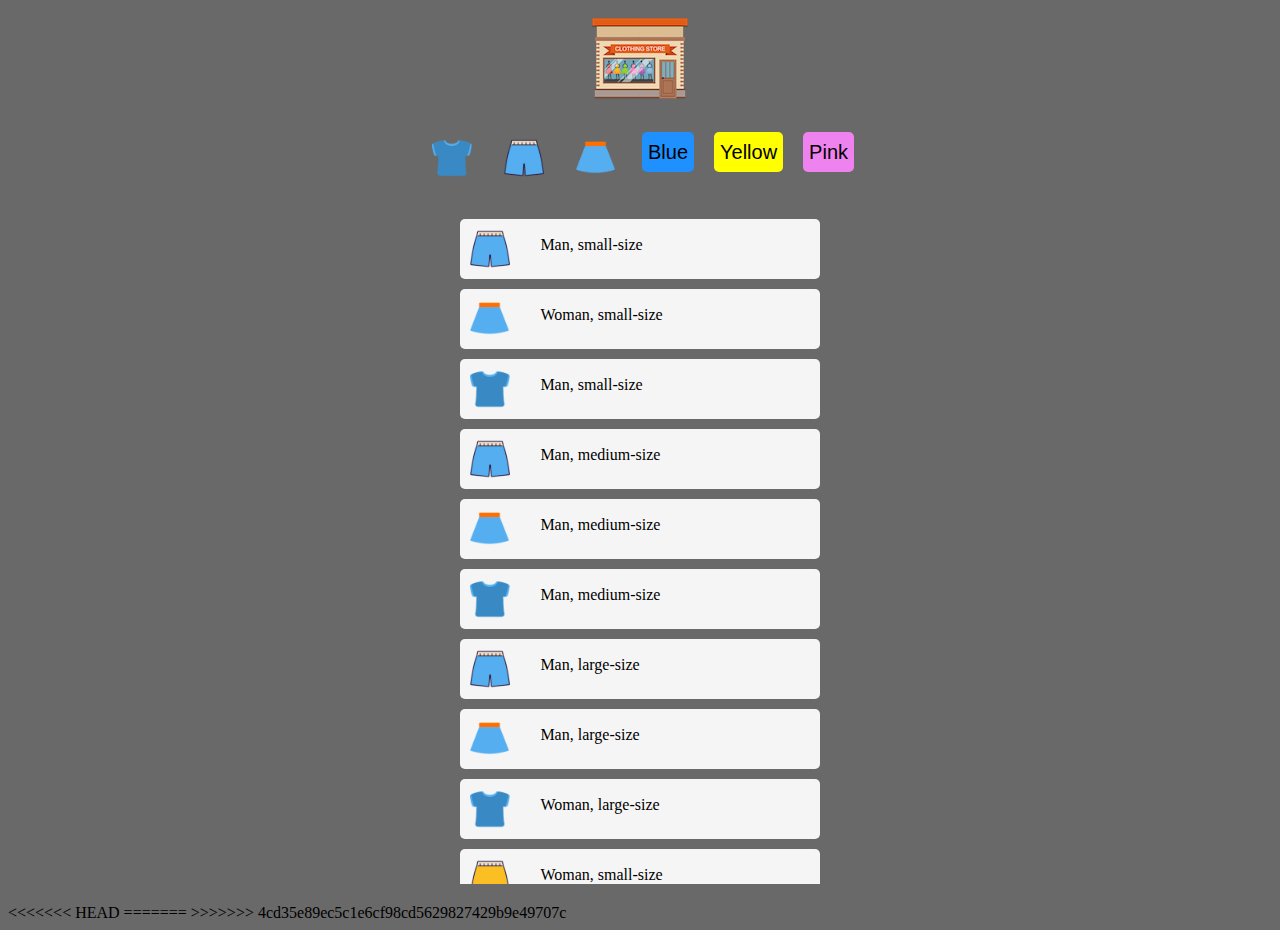
<file: Quest4/layout.html>
<!DOCTYPE html>
<html>
    <head>
        <meta charset="UTF-8" />
        <title>Market</title>
        <link rel="stylesheet" href="style.css">
    </head>

    <body>
        <header><img src="imgs/logo.png" alt="logo" onclick="showProducts(products)"></header>
        <div id = "buttons-layout">
            <button class = "buttons-png" id = 'buttons-t' onclick="showProducts(filter('t'))"><img src="imgs/blue_t.png" alt="button1" class = "button-image"></button>
            <button class = "buttons-png" id = 'buttons-p' onclick="showProducts(filter('p'))"><img src="imgs/blue_p.png" alt="button2" class = "button-image"></button>
            <button class = "buttons-png" id = 'buttons-s' onclick="showProducts(filter('s'))"><img src="imgs/blue_s.png" alt="button3" class = "button-image"></button>
            <button class = "buttons-txt" id = 'buttons-blue' onclick="showProducts(filter('blue'))">Blue</button>
            <button class = "buttons-txt" id = 'buttons-yellow' onclick="showProducts(filter('yellow'))">Yellow</button>
            <button class = "buttons-txt" id = 'buttons-pink' onclick="showProducts(filter('pink'))">Pink</button>
        </div>

        <div id = "products"></div>
        <script src = "market_action.js"></script>
    </body>
<<<<<<< HEAD
</html>
=======
</html>
>>>>>>> 4cd35e89ec5c1e6cf98cd5629827429b9e49707c
</file>
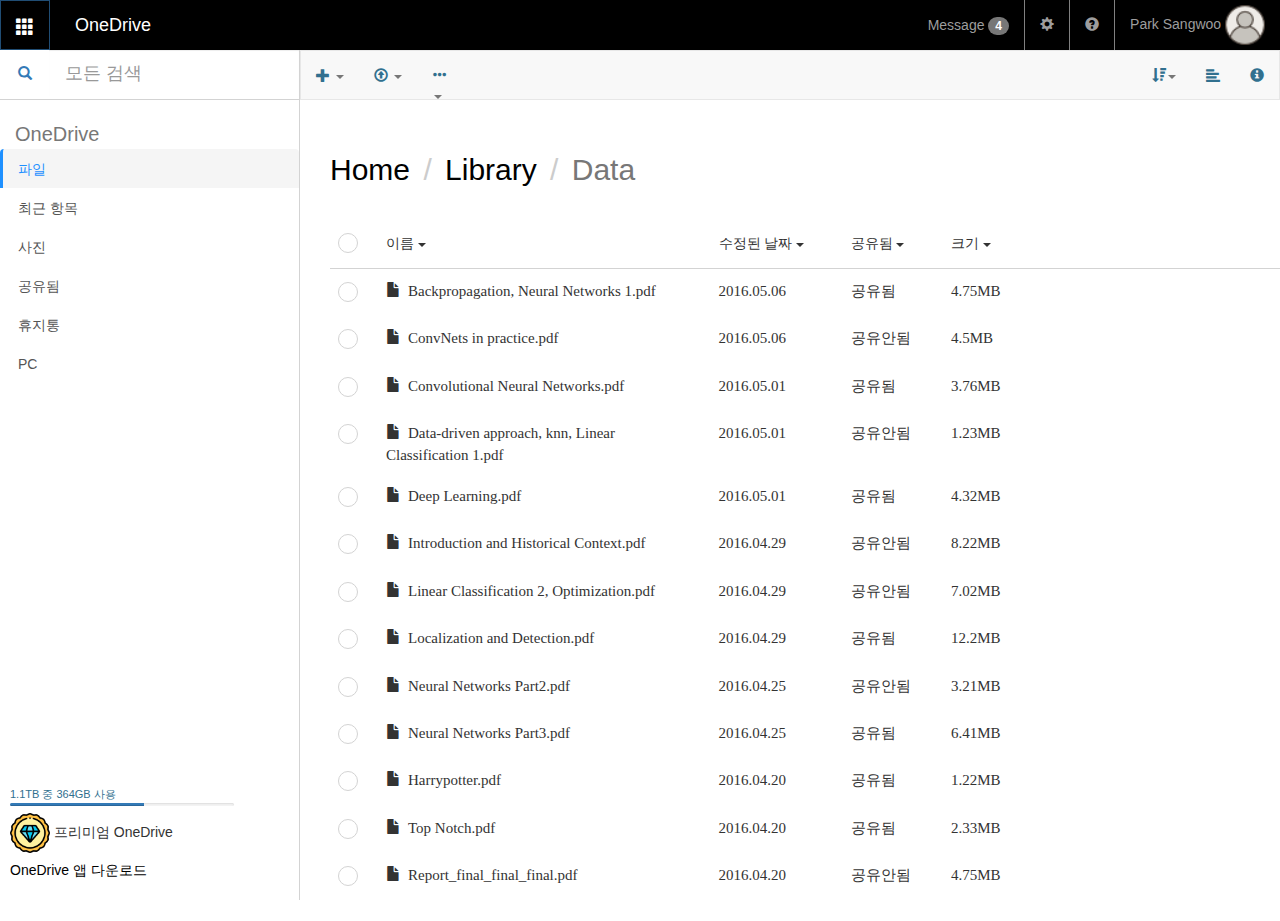
<file: Quest5/layout.html>
<!DOCTYPE html>
<html>
    <head>
        <meta charset="utf-8">
        <meta http-equiv="X-UA-Compatible" content="IE=edge">
        <meta name="viewport" content="width=device-width, initial-scale=1">
        <title>파일 - OneDrive</title>
        <link rel="stylesheet" href="https://maxcdn.bootstrapcdn.com/bootstrap/3.3.2/css/bootstrap.min.css">
        <!-- <link rel="stylesheet" href="https://maxcdn.bootstrapcdn.com/bootstrap/3.3.2/css/bootstrap-theme.min.css"> -->
        <link rel="stylesheet" href="style.css">
    </head>
    <body>
        <div class="container-fluid">
            <div class="row">
                <nav class="navbar navbar-inverse navbar-expand " id="header">
                    <div class="container-fluid">
                      <!-- Brand and toggle get grouped for better mobile display -->
                      <div class="navbar-header">
                        <!-- <a href="#" class="navbar-nav collapsed" data-toggle="collapse" data-target="#bs-example-navbar-collapse-1"><img src="img/user.png" alt=""></span></a>
                        <a href="#"class="navbar-nav collapsed" data-toggle="collapse" data-target="#bs-example-navbar-collapse-1"><img src="img/more.png" alt=""></a> -->
                        <a href="#" class="navbar-brand btn btn-primary" role="button" style="color:white;" id="side-menu"><span  class="glyphicon glyphicon-th visible-lg visible-md"></span><span class="glyphicon glyphicon-menu-hamburger visible-xs visible-sm"></span>
                        </a>
                        <a class="navbar-brand" href="#" style="color:white; margin-left:0px">OneDrive</a>
                        <div class="visible-xs" id = "user-in-xs">
                          <a href="#" class="user-menu"><span class="glyphicon glyphicon-option-horizontal text-muted" id='user-ask'></span></a>
                          <a href="#" id="user"><img src="img/user.png" alt="user"  id='user-icon'></a>
                        </div>
                  
                      <!-- Collect the nav links, forms, and other content for toggling -->
                      <!-- <div class="collapse navbar-collapse" id="bs-example-navbar-collapse-1"> -->
                        <!-- <ul class="nav navbar-nav">
                          <li class="active"><a href="#">Link <span class="sr-only">(current)</span></a></li>
                          <li><a href="#">Link</a></li>
                          <li class="dropdown">
                            <a href="#" class="dropdown-toggle" data-toggle="dropdown" role="button" aria-expanded="false">Dropdown <span class="caret"></span></a>
                            <ul class="dropdown-menu" role="menu">
                              <li><a href="#">Action</a></li>
                              <li><a href="#">Another action</a></li>
                              <li><a href="#">Something else here</a></li>
                              <li class="divider"></li>
                              <li><a href="#">Separated link</a></li>
                              <li class="divider"></li>
                              <li><a href="#">One more separated link</a></li>
                            </ul>
                          </li>
                        </ul> -->
                        <ul class="nav navbar-nav navbar-right hidden-xs" id="header-user-menu">
                            <!--<li class="active"><a href="#">Link <span class="sr-only">(current)</span></a></li>-->
                            <li><a href="#" class="user-menu">Message <span class="badge">4</span></a></li>
                            <li><a href="#" class="user-menu"><span class="glyphicon glyphicon-cog"></span></a></li>
                            <li><a href="#" class="user-menu"><span class="glyphicon glyphicon-question-sign"></span></a></li>
                            <li><a href="#" id="user">Park Sangwoo <img src="img/user.png" alt="user"></a></li>
                        </ul>

                        <div class="navbar-header navbar-right visible-xs">
                          
                        </div>
                      </div><!-- /.navbar-collapse -->
                    </div><!-- /.container-fluid -->
                  </nav>
            </div>
            <div class="row" id="main">
                <div id="main-left">
                  <form class="form-inline search-form" >
                    <div class="form-group">
                      <div class="input-group">
                        <div class="input-group-addon" id="search-button"><span class="glyphicon glyphicon-search text-primary"></span></div>
                        <input type="text" class="form-control input-lg" id="exampleInputAmount" placeholder="모든 검색">
                      </div>
                    </div>
                  </form>
                    <div class="row" id="menu-group">
                        <span class="text-muted" style="font-size: 20px; padding-left:15px;">OneDrive</span> <!--좌측 메뉴 목록-->
                        <div class="list-group">
                            <a href="#" class="list-group-item active-menu">파일</a>
                            <a href="#" class="list-group-item">최근 항목</a>
                            <a href="#" class="list-group-item">사진</a>
                            <a href="#" class="list-group-item">공유됨</a>
                            <a href="#" class="list-group-item">휴지통<span class="badge" id='trash'></span></a>
                            <a href="#" class="list-group-item">PC</a>
                          </div>
                    </div>
                    <div class="row" id="left-menu-footer"> <!--좌측하단 목록-->
                        <ul class="list-unstyled">
                            <li class="left-menu-bottom"><span class="text-info" id="ex_progress">1.1TB 중 364GB 사용</span><div class="progress">
                                <div class="progress-bar" role="progressbar" aria-valuenow="60" aria-valuemin="0" aria-valuemax="100" style="width: 60%;">
                                  <span class="sr-only">60% Complete</span>
                                </div>
                              </div></li>
                            <li class="left-menu-bottom"><img src="img/quality.png" alt="primium"> 프리미엄 OneDrive</li>
                            <li class="left-menu-bottom"><a href="#" text-info>OneDrive 앱 다운로드</a></li>
                        </ul>

                    </div>
                </div>
                <div class="container-fluid" id="main-right">
                    <div class="row"> <!-- 하위 네비게이션 바-->
                        <nav class="navbar navbar-default" id='view1'>
                            <div class="container-fluid">
                              <!-- Brand and toggle get grouped for better mobile display -->
                              <div class="row" id="tool-bar">                            
                                <!-- Collect the nav links, forms, and other content for toggling -->

                                <!-- <button type="button" class="navbar-toggle collapsed" data-toggle="collapse" data-target="#bs-example-navbar-collapse-1">
                                  <span class="sr-only">Toggle navigation</span>
                                  <span class="icon-bar"></span>
                                  <span class="icon-bar"></span>
                                  <span class="icon-bar"></span>
                                </button> -->
                                
                                  <ul class="nav navbar-nav navbar-left">
                                    <li class="dropdown main-right-header-btn tools-h menu-xs"  id="new">
                                      <a href="#" class="dropdown-toggle " data-toggle="dropdown" role="button" aria-expanded="false"><span class="glyphicon glyphicon-plus text-info"></span> <span class="text-xs">새로 만들기</span> <span class="caret"></span></a>
                                      <ul class="dropdown-menu" role="menu">
                                        <li><a href="#">Action</a></li>
                                        <li><a href="#">Another action</a></li>
                                        <li><a href="#">Something else here</a></li>
                                        <li class="divider"></li>
                                        <li><a href="#">Separated link</a></li>
                                      </ul>
                                    </li>
                                    <li class="dropdown main-right-header-btn tools-h menu-xs"  id="upload">
                                      <a href="#" class="dropdown-toggle" data-toggle="dropdown" role="button" aria-expanded="false"><span class="glyphicon glyphicon-upload text-info"></span> <span class="text-xs">업로드</span> <span class="caret"></span></a>
                                      <ul class="dropdown-menu" role="menu">
                                        <li><a href="#">Action</a></li>
                                        <li><a href="#">Another action</a></li>
                                        <li><a href="#">Something else here</a></li>
                                        <li class="divider"></li>
                                        <li><a href="#">Separated link</a></li>
                                      </ul>
                                    </li>
                                    <li class="main-right-header-btn tools"><a href="#"><span class="glyphicon glyphicon-transfer text-info"></span> 공유</a></li>
                                    <li class="main-right-header-btn tools"><a href="#"><span class="glyphicon glyphicon-save text-info"></span> 다운로드</a></li>
                                    <li class="main-right-header-btn tools-hide" id="delete"><a href="#"><span class="glyphicon glyphicon-trash text-info"></span> 삭제</a></li>
                                    <li class="main-right-header-btn tools"><a href="#"><span class="glyphicon glyphicon-level-up text-info"></span> 이동</a></li>
                                    <li class="main-right-header-btn tools"><a href="#"><span class="glyphicon glyphicon-duplicate text-info"></span> 복사</a></li>
                                    <li class="main-right-header-btn tools tools-h"><a href="#"><span class="glyphicon glyphicon-pencil text-info"></span> 이름 바꾸기</a></li>
                                    <li class="main-right-header-btn tools tools-h"><a href="#"><span class="glyphicon glyphicon-camera text-info"></span> 폴더에서 앨범 만들기</a></li>
                                    <li class="main-right-header-btn tools tools-h"><a href="#"><span class="glyphicon glyphicon-console text-info"></span> 임베드</a></li>

                                    <!--파일 선택시-->
                                    <li class="main-right-header-btn tools-hide"><a href="#"><span class="glyphicon glyphicon-picture text-info"></span> 앨범에 추가</a></li>
                                    <li class="main-right-header-btn tools-hide"><a href="#"><span class="glyphicon glyphicon-tags text-info"></span> 태그 편집</a></li>

                                    <li class="dropdown main-right-header-btn menu-xs" id="resize">
                                      <a href="#" class="dropdown-toggle" data-toggle="dropdown" role="button" aria-expanded="false"><span class="glyphicon glyphicon-option-horizontal text-info" id="upload"></span> <span class="caret"></span></a>
                                      <ul class="dropdown-menu" role="menu" id="mkdropdown">
                                        <li class="main-right-header-btn" id="share"><a href="#"><span class="glyphicon glyphicon-transfer text-info"></span> 공유</a></li>
                                        <li class="main-right-header-btn" id="download"><a href="#"><span class="glyphicon glyphicon-save text-info"></span> 다운로드</a></li>
                                        <li class="main-right-header-btn" id="move"><a href="#"><span class="glyphicon glyphicon-level-up text-info"></span> 이동</a></li>
                                        <li class="main-right-header-btn" id="copy"><a href="#"><span class="glyphicon glyphicon-duplicate text-info"></span> 복사</a></li>
                                        <li class="main-right-header-btn" id="rename"><a href="#"><span class="glyphicon glyphicon-pencil text-info"></span> 이름 바꾸기</a></li>
                                        <li class="main-right-header-btn" id="album"><a href="#"><span class="glyphicon glyphicon-camera text-info"></span> 폴더에서 앨범 만들기</a></li>
                                        <li class="main-right-header-btn" id="imbed"><a href="#"><span class="glyphicon glyphicon-console text-info"></span> 임베드</a></li>
                                      </ul>
                                    </li>
                                  </ul>

                                  <ul class="nav navbar-nav navbar-right">
                                    <li class="dropdown main-right-header-btn menu-xs" >
                                      <a href="#" class="dropdown-toggle" data-toggle="dropdown" role="button" aria-expanded="false"><span class="glyphicon glyphicon-sort-by-attributes-alt text-info"></span><span class="text-xs"> 정렬 </span><span class="caret"></span></a>
                                      <ul class="dropdown-menu" role="menu">
                                        <li class='align'><a href="#" onclick="sortWithStorage(0, 'name')"><span class="glyphicon glyphicon-ok align-icon" style="display:none;"></span>이름</a></li>
                                        <li class='align'><a href="#" onclick="sortWithDate(1)"><span class="glyphicon glyphicon-ok align-icon" style="display:none;"></span>수정한 날짜</a></li>
                                        <li class='align'><a href="#" onclick="sortWithStorage(1, 'storage')"><span class="glyphicon glyphicon-ok align-icon" style="display:none;"></span>크기</a></li>
                                        <li class="divider"></li>
                                        <li class='align'><a href="#" onclick="sortWithStorage(0, 'name')"><span class="glyphicon glyphicon-ok align-icon" style="display:none;"></span>오름차순</a></li>
                                        <li class='align'><a href="#" onclick="sortWithStorage(1, 'name')"><span class="glyphicon glyphicon-ok align-icon" style="display:none;"></span>내림차순</a></li>
                                        <li class="divider"></li>
                                        <li class='align'><a href="#"><span class="glyphicon glyphicon-ok align-icon" style="display:none;"></span>순서 편집</a></li>
                                        <li class="divider"></li>
                                        <li><a href="#">정렬 순서 저장</a></li>
                                      </ul>
                                    </li>
                                    <li class="main-right-header-btn menu-xs"><a href="#"><span class="glyphicon glyphicon-align-left text-info"></span></a></li>
                                    <li class="main-right-header-btn menu-xs"><a href="#"><span class="glyphicon glyphicon-info-sign text-info"></span></li>
                                  </ul>
                                <!-- /.navbar-collapse -->
                              </div>

                            </div><!-- /.container-fluid -->
                          </nav>
                                  
                    </div>
                    <div class="row">
                      <!-- <div id="filesroot">파일</div>파일 경로 -->
                          <ol class="breadcrumb">
                            <li><a href="#">Home</a></li>
                            <li><a href="#">Library</a></li>
                            <li class="active">Data</li>
                          </ol>
                    </div>
                    <div class="row"> <!-- 파일 목록-->
                        <div id="file-list">
                            <table class="table table-hover">
                                <thead>
                                    <tr>
                                        <th style="width:3%;" class="always"><input type="checkbox" name="selected" id="cb1"><label for="cb1"></label></th>
                                        <th style="width:35%;" class="always"><div class="btn-group">
                                            <button type="button" class="btn btn-default dropdown-toggle table-thead file-selector" data-toggle="dropdown" aria-expanded="false">
                                              이름 <span class="caret"></span>
                                            </button>
                                            <ul class="dropdown-menu" role="menu">
                                              <li><a href="#" onclick="sortWithStorage(0, 'name')"><span class="glyphicon glyphicon-sort-by-alphabet"></span> 오름차순</a></li>
                                              <li><a href="#" onclick="sortWithStorage(1, 'name')"><span class="glyphicon glyphicon-sort-by-alphabet-alt"></span> 내림차순</a></li>
                                            </ul>
                                          </div></th>
                                        <th style="width:12%;"  ><div class="btn-group">
                                            <button type="button" class="btn btn-default dropdown-toggle table-thead file-selector" data-toggle="dropdown" aria-expanded="false">
                                              수정된 날짜 <span class="caret"></span>
                                            </button>
                                            <ul class="dropdown-menu" role="menu">
                                              <li><a href="#" onclick="sortWithDate(1)">최근 순서</a></li>
                                              <li><a href="#" onclick="sortWithDate(0)">오래된 순서</a></li>
                                            </ul>
                                          </div></th>
                                        <th style="width:10%;"><div class="btn-group">
                                            <button type="button" class="btn btn-default dropdown-toggle table-thead file-selector" data-toggle="dropdown" aria-expanded="false">
                                              공유됨 <span class="caret"></span>
                                            </button>
                                            <ul class="dropdown-menu" role="menu">
                                              <li><a href="#" onclick="sortWithStorage(1, 'isShare')">공유됨</a></li>
                                              <li><a href="#" onclick="sortWithStorage(0, 'isShare')">공유 안됨</a></li>
                                            </ul>
                                          </div></th>
                                        <th style="width:7%;"><div class="btn-group">
                                            <button type="button" class="btn btn-default dropdown-toggle table-thead file-selector" data-toggle="dropdown" aria-expanded="false">
                                              크기 <span class="caret"></span>
                                            </button>
                                            <ul class="dropdown-menu" role="menu">
                                              <li><a href="#" onclick="sortWithStorage(1, 'storage')">큰 순서</a></li>
                                              <li><a href="#" onclick="sortWithStorage(0, 'storage')">작은 순서</a></li>
                                            </ul>
                                          </div></th>
                                        <th></th>
                                    </tr>
                                </thead>
                                <tbody id="storePlace">
                                                                     
                                </tbody>
                            </table>
                        </div>
                    </div>
                </div>
        </div>
        <!-- 부트 스트랩 자바 스크립트-->
        <script src="https://ajax.googleapis.com/ajax/libs/jquery/1.11.2/jquery.min.js"></script>
        <script src="https://maxcdn.bootstrapcdn.com/bootstrap/3.3.2/js/bootstrap.min.js"></script>
        <script src="action.js"></script>
        <script>
            
        </script>
    </body>
</html>
</file>
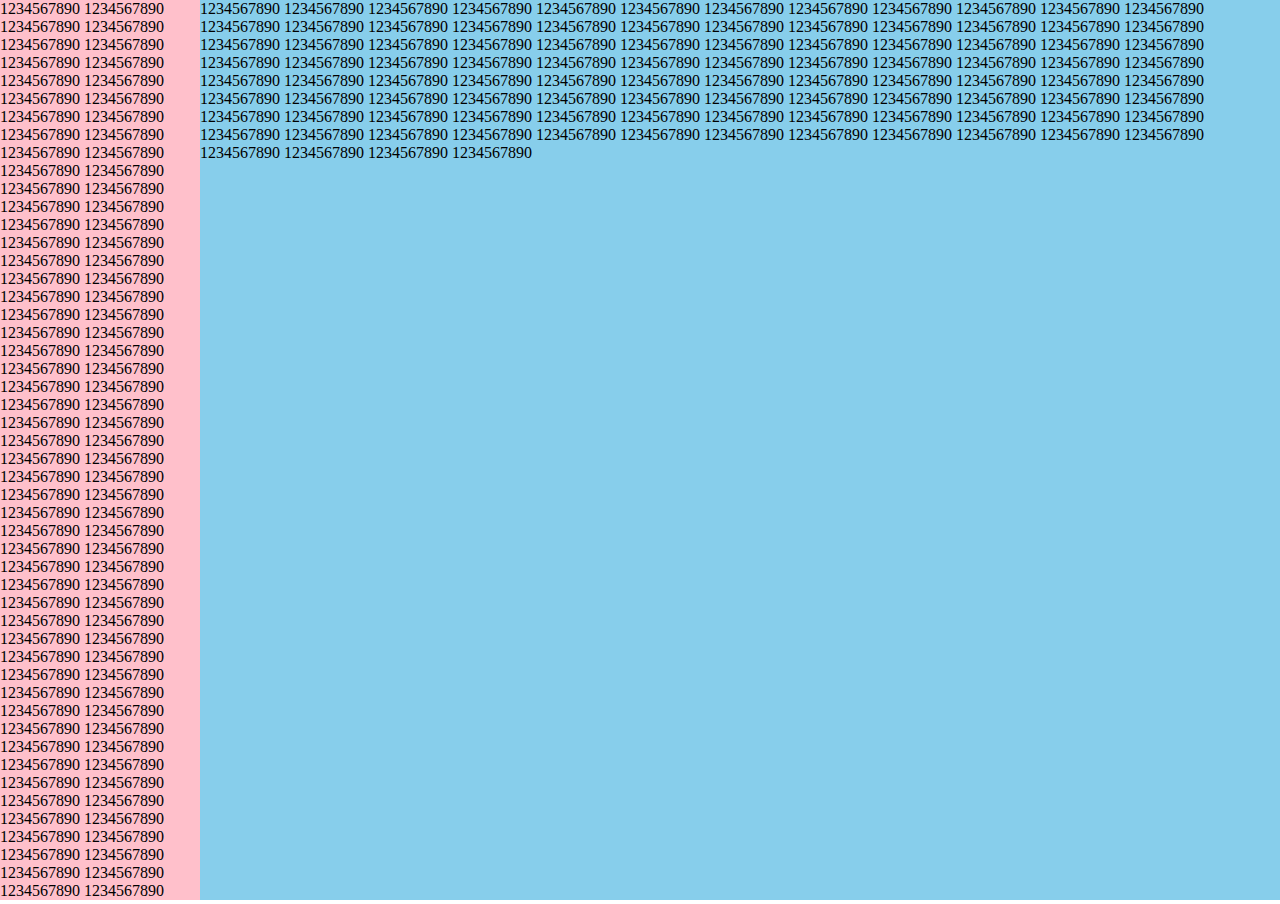
<file: Quest2.CSS/Skeleton/layout1.html>
<!DOCTYPE html>
<html>
	<head>
		<meta charset="UTF-8">
		<link rel="stylesheet" href="layout1.css">
	</head>
	<body>
		<aside>
			1234567890 1234567890 1234567890 1234567890 1234567890 1234567890 1234567890 1234567890 1234567890 1234567890 
			1234567890 1234567890 1234567890 1234567890 1234567890 1234567890 1234567890 1234567890 1234567890 1234567890 
			1234567890 1234567890 1234567890 1234567890 1234567890 1234567890 1234567890 1234567890 1234567890 1234567890 
			1234567890 1234567890 1234567890 1234567890 1234567890 1234567890 1234567890 1234567890 1234567890 1234567890 
			1234567890 1234567890 1234567890 1234567890 1234567890 1234567890 1234567890 1234567890 1234567890 1234567890 
			1234567890 1234567890 1234567890 1234567890 1234567890 1234567890 1234567890 1234567890 1234567890 1234567890 
			1234567890 1234567890 1234567890 1234567890 1234567890 1234567890 1234567890 1234567890 1234567890 1234567890 
			1234567890 1234567890 1234567890 1234567890 1234567890 1234567890 1234567890 1234567890 1234567890 1234567890 
			1234567890 1234567890 1234567890 1234567890 1234567890 1234567890 1234567890 1234567890 1234567890 1234567890 
			1234567890 1234567890 1234567890 1234567890 1234567890 1234567890 1234567890 1234567890 1234567890 1234567890 
		</aside>

		<div class="main">
			1234567890 1234567890 1234567890 1234567890 1234567890 1234567890 1234567890 1234567890 1234567890 1234567890 
			1234567890 1234567890 1234567890 1234567890 1234567890 1234567890 1234567890 1234567890 1234567890 1234567890 
			1234567890 1234567890 1234567890 1234567890 1234567890 1234567890 1234567890 1234567890 1234567890 1234567890 
			1234567890 1234567890 1234567890 1234567890 1234567890 1234567890 1234567890 1234567890 1234567890 1234567890 
			1234567890 1234567890 1234567890 1234567890 1234567890 1234567890 1234567890 1234567890 1234567890 1234567890 
			1234567890 1234567890 1234567890 1234567890 1234567890 1234567890 1234567890 1234567890 1234567890 1234567890 
			1234567890 1234567890 1234567890 1234567890 1234567890 1234567890 1234567890 1234567890 1234567890 1234567890 
			1234567890 1234567890 1234567890 1234567890 1234567890 1234567890 1234567890 1234567890 1234567890 1234567890 
			1234567890 1234567890 1234567890 1234567890 1234567890 1234567890 1234567890 1234567890 1234567890 1234567890 
			1234567890 1234567890 1234567890 1234567890 1234567890 1234567890 1234567890 1234567890 1234567890 1234567890 
		</div>
	</body>
</html>
</file>
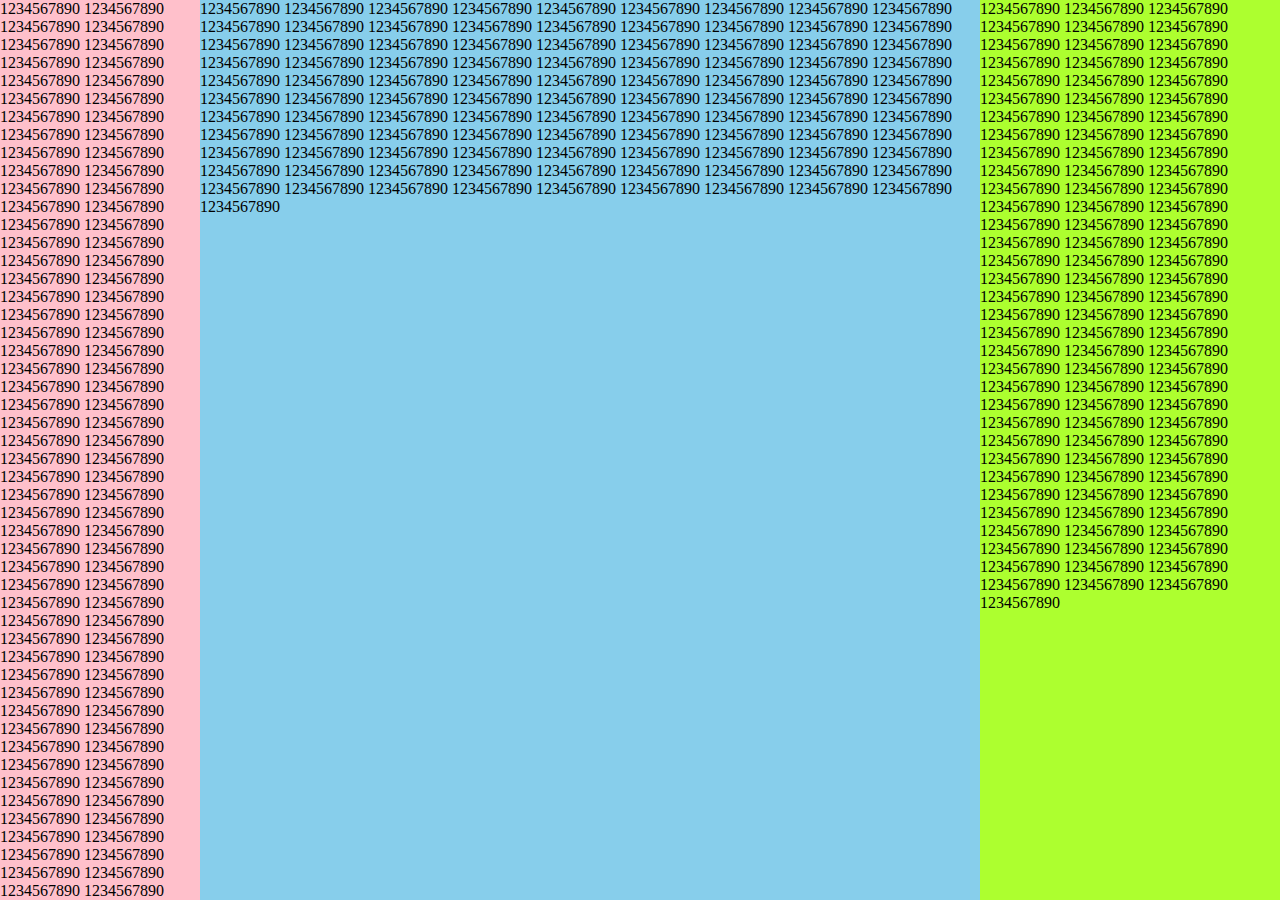
<file: Quest2.CSS/Skeleton/layout2.html>
<!DOCTYPE html>
<html>
	<head>
		<meta charset="UTF-8">
		<link rel="stylesheet" href="layout2.css">
	</head>
	<body>
		<aside class="left">
			1234567890 1234567890 1234567890 1234567890 1234567890 1234567890 1234567890 1234567890 1234567890 1234567890 
			1234567890 1234567890 1234567890 1234567890 1234567890 1234567890 1234567890 1234567890 1234567890 1234567890 
			1234567890 1234567890 1234567890 1234567890 1234567890 1234567890 1234567890 1234567890 1234567890 1234567890 
			1234567890 1234567890 1234567890 1234567890 1234567890 1234567890 1234567890 1234567890 1234567890 1234567890 
			1234567890 1234567890 1234567890 1234567890 1234567890 1234567890 1234567890 1234567890 1234567890 1234567890 
			1234567890 1234567890 1234567890 1234567890 1234567890 1234567890 1234567890 1234567890 1234567890 1234567890 
			1234567890 1234567890 1234567890 1234567890 1234567890 1234567890 1234567890 1234567890 1234567890 1234567890 
			1234567890 1234567890 1234567890 1234567890 1234567890 1234567890 1234567890 1234567890 1234567890 1234567890 
			1234567890 1234567890 1234567890 1234567890 1234567890 1234567890 1234567890 1234567890 1234567890 1234567890 
			1234567890 1234567890 1234567890 1234567890 1234567890 1234567890 1234567890 1234567890 1234567890 1234567890 
		</aside>

		<div class="main">
			1234567890 1234567890 1234567890 1234567890 1234567890 1234567890 1234567890 1234567890 1234567890 1234567890 
			1234567890 1234567890 1234567890 1234567890 1234567890 1234567890 1234567890 1234567890 1234567890 1234567890 
			1234567890 1234567890 1234567890 1234567890 1234567890 1234567890 1234567890 1234567890 1234567890 1234567890 
			1234567890 1234567890 1234567890 1234567890 1234567890 1234567890 1234567890 1234567890 1234567890 1234567890 
			1234567890 1234567890 1234567890 1234567890 1234567890 1234567890 1234567890 1234567890 1234567890 1234567890 
			1234567890 1234567890 1234567890 1234567890 1234567890 1234567890 1234567890 1234567890 1234567890 1234567890 
			1234567890 1234567890 1234567890 1234567890 1234567890 1234567890 1234567890 1234567890 1234567890 1234567890 
			1234567890 1234567890 1234567890 1234567890 1234567890 1234567890 1234567890 1234567890 1234567890 1234567890 
			1234567890 1234567890 1234567890 1234567890 1234567890 1234567890 1234567890 1234567890 1234567890 1234567890 
			1234567890 1234567890 1234567890 1234567890 1234567890 1234567890 1234567890 1234567890 1234567890 1234567890 
		</div>

		<aside class="right">
			1234567890 1234567890 1234567890 1234567890 1234567890 1234567890 1234567890 1234567890 1234567890 1234567890 
			1234567890 1234567890 1234567890 1234567890 1234567890 1234567890 1234567890 1234567890 1234567890 1234567890 
			1234567890 1234567890 1234567890 1234567890 1234567890 1234567890 1234567890 1234567890 1234567890 1234567890 
			1234567890 1234567890 1234567890 1234567890 1234567890 1234567890 1234567890 1234567890 1234567890 1234567890 
			1234567890 1234567890 1234567890 1234567890 1234567890 1234567890 1234567890 1234567890 1234567890 1234567890 
			1234567890 1234567890 1234567890 1234567890 1234567890 1234567890 1234567890 1234567890 1234567890 1234567890 
			1234567890 1234567890 1234567890 1234567890 1234567890 1234567890 1234567890 1234567890 1234567890 1234567890 
			1234567890 1234567890 1234567890 1234567890 1234567890 1234567890 1234567890 1234567890 1234567890 1234567890 
			1234567890 1234567890 1234567890 1234567890 1234567890 1234567890 1234567890 1234567890 1234567890 1234567890 
			1234567890 1234567890 1234567890 1234567890 1234567890 1234567890 1234567890 1234567890 1234567890 1234567890 
		</aside>
	</body>
</html>
</file>
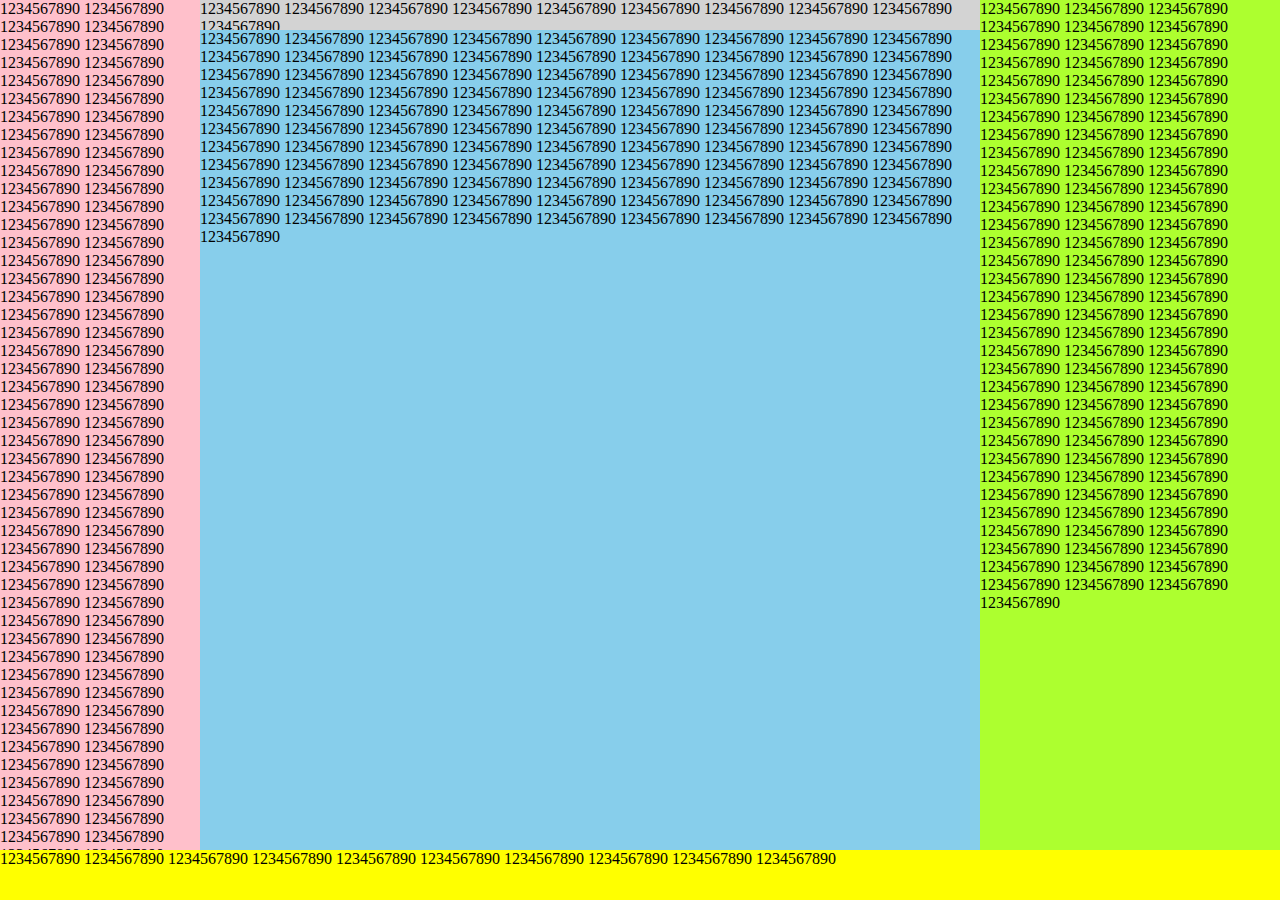
<file: Quest2.CSS/Skeleton/layout3.html>
<!DOCTYPE html>
<html>
	<head>
		<meta charset="UTF-8">
		<link rel="stylesheet" href="layout3.css">
	</head>
	<body>
		<section class="contents">
			<aside class="left">
				1234567890 1234567890 1234567890 1234567890 1234567890 1234567890 1234567890 1234567890 1234567890 1234567890 
				1234567890 1234567890 1234567890 1234567890 1234567890 1234567890 1234567890 1234567890 1234567890 1234567890 
				1234567890 1234567890 1234567890 1234567890 1234567890 1234567890 1234567890 1234567890 1234567890 1234567890 
				1234567890 1234567890 1234567890 1234567890 1234567890 1234567890 1234567890 1234567890 1234567890 1234567890 
				1234567890 1234567890 1234567890 1234567890 1234567890 1234567890 1234567890 1234567890 1234567890 1234567890 
				1234567890 1234567890 1234567890 1234567890 1234567890 1234567890 1234567890 1234567890 1234567890 1234567890 
				1234567890 1234567890 1234567890 1234567890 1234567890 1234567890 1234567890 1234567890 1234567890 1234567890 
				1234567890 1234567890 1234567890 1234567890 1234567890 1234567890 1234567890 1234567890 1234567890 1234567890 
				1234567890 1234567890 1234567890 1234567890 1234567890 1234567890 1234567890 1234567890 1234567890 1234567890 
				1234567890 1234567890 1234567890 1234567890 1234567890 1234567890 1234567890 1234567890 1234567890 1234567890 
			</aside>

			<div class="main">
				<header>
					1234567890 1234567890 1234567890 1234567890 1234567890 1234567890 1234567890 1234567890 1234567890 1234567890 
				</header>

				<section class="inside">
					1234567890 1234567890 1234567890 1234567890 1234567890 1234567890 1234567890 1234567890 1234567890 1234567890 
					1234567890 1234567890 1234567890 1234567890 1234567890 1234567890 1234567890 1234567890 1234567890 1234567890 
					1234567890 1234567890 1234567890 1234567890 1234567890 1234567890 1234567890 1234567890 1234567890 1234567890 
					1234567890 1234567890 1234567890 1234567890 1234567890 1234567890 1234567890 1234567890 1234567890 1234567890 
					1234567890 1234567890 1234567890 1234567890 1234567890 1234567890 1234567890 1234567890 1234567890 1234567890 
					1234567890 1234567890 1234567890 1234567890 1234567890 1234567890 1234567890 1234567890 1234567890 1234567890 
					1234567890 1234567890 1234567890 1234567890 1234567890 1234567890 1234567890 1234567890 1234567890 1234567890 
					1234567890 1234567890 1234567890 1234567890 1234567890 1234567890 1234567890 1234567890 1234567890 1234567890 
					1234567890 1234567890 1234567890 1234567890 1234567890 1234567890 1234567890 1234567890 1234567890 1234567890 
					1234567890 1234567890 1234567890 1234567890 1234567890 1234567890 1234567890 1234567890 1234567890 1234567890 
				</section>
			</div>

			<aside class="right">
				1234567890 1234567890 1234567890 1234567890 1234567890 1234567890 1234567890 1234567890 1234567890 1234567890 
				1234567890 1234567890 1234567890 1234567890 1234567890 1234567890 1234567890 1234567890 1234567890 1234567890 
				1234567890 1234567890 1234567890 1234567890 1234567890 1234567890 1234567890 1234567890 1234567890 1234567890 
				1234567890 1234567890 1234567890 1234567890 1234567890 1234567890 1234567890 1234567890 1234567890 1234567890 
				1234567890 1234567890 1234567890 1234567890 1234567890 1234567890 1234567890 1234567890 1234567890 1234567890 
				1234567890 1234567890 1234567890 1234567890 1234567890 1234567890 1234567890 1234567890 1234567890 1234567890 
				1234567890 1234567890 1234567890 1234567890 1234567890 1234567890 1234567890 1234567890 1234567890 1234567890 
				1234567890 1234567890 1234567890 1234567890 1234567890 1234567890 1234567890 1234567890 1234567890 1234567890 
				1234567890 1234567890 1234567890 1234567890 1234567890 1234567890 1234567890 1234567890 1234567890 1234567890 
				1234567890 1234567890 1234567890 1234567890 1234567890 1234567890 1234567890 1234567890 1234567890 1234567890 
			</aside>
		</section>

		<footer>
			1234567890 1234567890 1234567890 1234567890 1234567890 1234567890 1234567890 1234567890 1234567890 1234567890 
		</footer>
	</body>
</html>
</file>
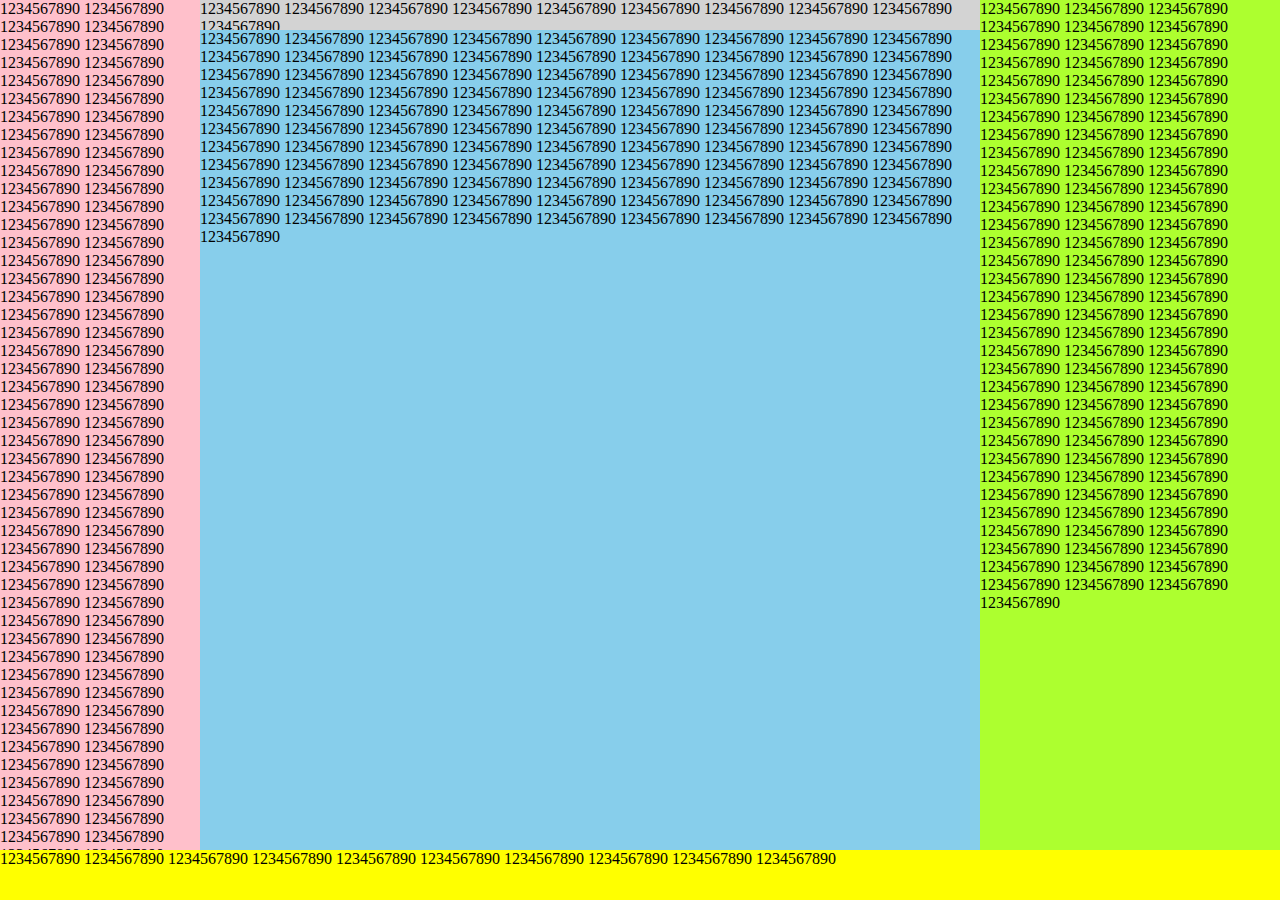
<file: Quest2.CSS/Skeleton/layout4.html>
<!DOCTYPE html>
<html>
	<head>
		<meta charset="UTF-8">
		<link rel="stylesheet" href="layout4.css">
	</head>
	<body>
		<section class="contents">
			<aside class="left">
				1234567890 1234567890 1234567890 1234567890 1234567890 1234567890 1234567890 1234567890 1234567890 1234567890 
				1234567890 1234567890 1234567890 1234567890 1234567890 1234567890 1234567890 1234567890 1234567890 1234567890 
				1234567890 1234567890 1234567890 1234567890 1234567890 1234567890 1234567890 1234567890 1234567890 1234567890 
				1234567890 1234567890 1234567890 1234567890 1234567890 1234567890 1234567890 1234567890 1234567890 1234567890 
				1234567890 1234567890 1234567890 1234567890 1234567890 1234567890 1234567890 1234567890 1234567890 1234567890 
				1234567890 1234567890 1234567890 1234567890 1234567890 1234567890 1234567890 1234567890 1234567890 1234567890 
				1234567890 1234567890 1234567890 1234567890 1234567890 1234567890 1234567890 1234567890 1234567890 1234567890 
				1234567890 1234567890 1234567890 1234567890 1234567890 1234567890 1234567890 1234567890 1234567890 1234567890 
				1234567890 1234567890 1234567890 1234567890 1234567890 1234567890 1234567890 1234567890 1234567890 1234567890 
				1234567890 1234567890 1234567890 1234567890 1234567890 1234567890 1234567890 1234567890 1234567890 1234567890 
			</aside>

			<div class="main">
				<header>
					1234567890 1234567890 1234567890 1234567890 1234567890 1234567890 1234567890 1234567890 1234567890 1234567890 
				</header>

				<section class="inside">
					1234567890 1234567890 1234567890 1234567890 1234567890 1234567890 1234567890 1234567890 1234567890 1234567890 
					1234567890 1234567890 1234567890 1234567890 1234567890 1234567890 1234567890 1234567890 1234567890 1234567890 
					1234567890 1234567890 1234567890 1234567890 1234567890 1234567890 1234567890 1234567890 1234567890 1234567890 
					1234567890 1234567890 1234567890 1234567890 1234567890 1234567890 1234567890 1234567890 1234567890 1234567890 
					1234567890 1234567890 1234567890 1234567890 1234567890 1234567890 1234567890 1234567890 1234567890 1234567890 
					1234567890 1234567890 1234567890 1234567890 1234567890 1234567890 1234567890 1234567890 1234567890 1234567890 
					1234567890 1234567890 1234567890 1234567890 1234567890 1234567890 1234567890 1234567890 1234567890 1234567890 
					1234567890 1234567890 1234567890 1234567890 1234567890 1234567890 1234567890 1234567890 1234567890 1234567890 
					1234567890 1234567890 1234567890 1234567890 1234567890 1234567890 1234567890 1234567890 1234567890 1234567890 
					1234567890 1234567890 1234567890 1234567890 1234567890 1234567890 1234567890 1234567890 1234567890 1234567890 
				</section>
			</div>

			<aside class="right">
				1234567890 1234567890 1234567890 1234567890 1234567890 1234567890 1234567890 1234567890 1234567890 1234567890 
				1234567890 1234567890 1234567890 1234567890 1234567890 1234567890 1234567890 1234567890 1234567890 1234567890 
				1234567890 1234567890 1234567890 1234567890 1234567890 1234567890 1234567890 1234567890 1234567890 1234567890 
				1234567890 1234567890 1234567890 1234567890 1234567890 1234567890 1234567890 1234567890 1234567890 1234567890 
				1234567890 1234567890 1234567890 1234567890 1234567890 1234567890 1234567890 1234567890 1234567890 1234567890 
				1234567890 1234567890 1234567890 1234567890 1234567890 1234567890 1234567890 1234567890 1234567890 1234567890 
				1234567890 1234567890 1234567890 1234567890 1234567890 1234567890 1234567890 1234567890 1234567890 1234567890 
				1234567890 1234567890 1234567890 1234567890 1234567890 1234567890 1234567890 1234567890 1234567890 1234567890 
				1234567890 1234567890 1234567890 1234567890 1234567890 1234567890 1234567890 1234567890 1234567890 1234567890 
				1234567890 1234567890 1234567890 1234567890 1234567890 1234567890 1234567890 1234567890 1234567890 1234567890 
			</aside>
		</section>

		<footer>
			1234567890 1234567890 1234567890 1234567890 1234567890 1234567890 1234567890 1234567890 1234567890 1234567890 
		</footer>
	</body>
</html>
</file>
<file: Quest3.HTML&CSS/style.css>
<<<<<<< HEAD
body {
    display:inline;
    font-family: "Recursive Medium";
    font-weight: 400;
}
a:link, a:visited{
    color : dodgerblue;
}
.top {
    display: flex;
	left: 0;
	top: 0;
    height : 50px;
    width: 100%;
    background-color: #EBEBEB;
    align-items: center;
    flex-direction: row;
    justify-content: center;
    align-items: center;
}
#logo {
    margin-right:5px;
}
#header-search {
    display : flex;
    flex-direction: row;
    background-color: white;
    border: 1px solid gray;
    border-radius: 5px;
    width : 300px;
    margin-right: 30px;
    font-size: 15px;
}
#header-search-detail {
    display : inline-block;
    color : gainsboro;
    background-color: whitesmoke;
    width : 150px;
    padding :2px;
    font-weight: bold;
    text-align: center;
    margin :1px;
    font-size: 15px;
}
input[type="text"] {
    border:none;
    border-radius: 5px;
    margin-left: 5px;
    font-weight: bold;
    color :gray;
}
.top-left-button {
    display: inline-block;
    font-weight: bold;
    font-size :20px;
    margin-left: 5px;
    margin-right: 5px;
}
.top-left{
    display:flex;
    flex-direction: row;
    width: 63%;
    text-align: left;
}
.header-link{
    display: inline-block;
    height : auto;
    margin-left: 10px;
    margin-right:10px;
    text-align: center;
    font-size: 18px;
}
.header-link:link, .header-link:visited{
    color: Black;
    text-decoration: none;
}
.header-link:hover{
    color: black;
    text-decoration: underline;
}

.top-menu {
    display:inline-block;
}
.login {
    font-weight: bold;
    border-radius: 5px;
    outline: none;
    padding: 8px;
    border: 2px solid lightgray;
    margin-right:5px;
}
#greenbutton{
    background-color: limegreen;
    color : white;

}
#whitebutton{
    background-color: white;
}
.main-header {
    display: flex;
    flex-direction: row;
    height : 50px;
    width : 100%;
    margin:0;
    justify-content: center;
    align-items: center;
    border-bottom: 1px solid lightgray;
}
#top-body {
    display :inline-block;
    width : 50%;
    margin-top: 0px;
    margin-bottom: 0px;
    font-size: 20px;
}
.path{
    padding-left: 15%;

}
li button {
    margin-right: 5px;
    padding-bottom : 2px;
    padding-top: 2px;
}
ul li {
    display:flex;
    flex-direction: row;
    list-style: none;
    padding: 0 4px;
}
.counter {
    display:flex;
    flex-direction: row;
    width :40% ;
    margin : 0;
    padding-right : 10%;
    padding-left: 0;
    justify-content: flex-end;
    margin-right:87px;
}
.counter-button{
    border : 1px solid lightgray;
    border-radius: 5px;
    margin : 0 5px 0 5px;
    padding:0;
}
.button {
    display: inline;
    font-weight: bold;
    margin: 0;
    border : none;
    border-top-left-radius: 5px;
    border-bottom-left-radius: 5px;
}
.countingnumber{
    display:inline-block;
    margin :0 5px 0 5px;
    text-align: center;
    vertical-align: middle;
}
.counter-button{
    width : auto;
}

#main-flex {
    display :grid;
    grid-template-columns: 1fr 200px;
    margin-left: 0;
    margin-right: 0;
    padding-left: 15%;
    padding-right: 15%;
}
#main-left {
    height: 100%;
    border-bottom: 1px solid lightgray;
    padding-right: 20px;
    
}
#main-right {
    border-left: 1px solid lightgray;
    border-bottom: 1px solid lightgray;
    height: 100%
}
#main-right-menu {
    padding-left: 0px;
}
#category{
    padding-left: 0px;
    border-bottom: 1px solid lightgray
}
.main-right-menu-detail{
    height : 40px;
    align-items: center;
    padding-left: 10px;
    color:dodgerblue;
    font-size: 15px;
}
#main-right-menu-search{
    width : 140px;
    font-size: 15px;
}
#selected{
    border : 1px solid lightgray;
    border-left: white;
    border-right: 4px solid chocolate;
    border-top-right-radius: 5px;
    border-bottom-right-radius: 5px;
    font-weight: bold;
    color : black
}
#Httpclone{
    padding-left: 5px;
    color :darkgray;
    font-size: 15px;
}
#Httpclone-url{
    display:flex;
    flex-direction: row;
    border:1px solid lightgray;
    border-radius: 5px;
}
#main-right-menu-search{
    height :27px;
    border:none;
    border-radius: 5px;
    margin-left: 5px;
    color :gray;
    margin-right:10px;
    font-size: 12px;
}
#main-right-menu-button{
    border: none;
    border-top-right-radius: 5px;
    border-bottom-right-radius: 5px;
    margin: 0;
}
#main-left-button {
    display: flex;
    flex-direction: row;
    justify-content: center;
    width : 100%;
    border: 1px solid lightgray;
    border-bottom: 5px solid gold;
    border-radius: 5px;
}
.main-left-button-detail {
    display: flex;
    flex-direction: row;
    width:30%;
    margin: 5px 5% 5px 5%;
    font-size: 16px;
    color: gray;
    text-align : center;
}
.main-left-button-detail:link, .main-left-button-detail:visited {
    color: Black;
    text-decoration: none;
}
#branch{
    border-radius: 5px;
    outline: none;
    padding: 5px 8px 5px 8px;
    border: 2px solid lightgray;
    margin-right:5px;
    background-color: limegreen;
    color : white;

}
#dropbox{
    display:flex;
    flex-direction: row;
    border: 1px solid lightgray;
    border-radius: 5px;
    color : gray;
    background-color: whitesmoke;
    margin-left: 5px;
    margin-right: 5px;
    align-items: center;
    vertical-align: middle;
}

section {
    align-items: center;
    margin-left: auto;
    margin-right: auto;

}
select {
    height :80%;
    border: none;
    border-radius: 5px;
    background-color: whitesmoke;
    font-weight: bold;
    font-size: 15px;
}
#dropbox-detail{
    margin-right: 3px;
    margin-left: 5px;
}
.table {
    border: 1px solid lightgray;
    border-radius: 5px;
}
.filename {
    margin-left:10px;
}
.table-cols-othercase {
    width : 100%;
    display: flex;
    flex-direction: row;
    padding-top: 5px;
    padding-bottom: 5px;
    vertical-align: middle;
}
#table-cols-othercase-right{
    display: inline-block;
}
#table-cols-othercase-left{
    display:flex;
    flex-direction: row;
    width : 100%;
    justify-content: flex-start;
    height : 30px;
}
#table-cols-othercase-left-link{
    font-size: 22px;
    margin-left:5px;
    margin-right:5px;
}
.table-cols {
    display: flex;
    background-color: #EBEBEB;
    flex-direction: row;
    border-bottom: 1px solid lightgray;
    padding-top: 5px ;
    padding-bottom: 5px;
    color :darkgray;
    font-size: 15px;
}
.table-cols-first {
    justify-content: flex-end;
    padding:5px 10px 5px 5px;
}
#table-cols-first-title {
    width : 77%;
    justify-content: flex-start;
    padding:5px 0 5px 12px;
}
#table-cols-second-title {
    padding-left:12px;
    background-color: lightblue;
    border-bottom: 1px solid lightgray;
}
.table-cols-third {
    justify-content: flex-end;
    align-items: center;
    
}
#table-cols-third-title {
    display :flex;
    flex-direction: row;
    padding-left:12px;
    width : 73%;
    justify-content: flex-start;
    margin-right:40px;
    padding-left:12px;
}
.table-cols-three {
    display: grid;
    grid-template-columns: 3fr 2fr 120px;
    padding-top: 5px;
    padding-bottom: 5px;
    border-bottom: 1px solid lightgray;
    padding-left:12px;
    color :darkgray;
    font-size: 15px;
}
.table-cols-three-title {
    display :flex;
    flex-direction: row;
    padding-right:12px;
    text-align: left;
}
.icon {
    margin-top : 3px;
}
#nostate{
    display: grid;
    grid-template-columns: 3fr 120px;
    padding-top: 5px;
    padding-bottom: 5px;
    border-bottom: 1px solid lightgray;
    padding-left:12px;
    color :darkgray;
    font-size: 15px;
}
#preview{
    margin-top: 15px;
    margin-bottom: 15px;
    border: 1px solid lightgray;
    border-radius: 5px;
    font-size: 15px;
}
#preview-filename{
    padding-left:10px;
    padding-top: 5px;
    padding-bottom: 5px;
    background-color: #EBEBEB;
    border: 1px solid lightgray;
}
#preview-content{
    height : 100%;
    font-size: 70px;
    font-weight: bold;
    margin: 30px;
    border-bottom: 1px solid lightgray;
    align-items: center;
}
#download-button{
    width : 100%;
    display:block;
    text-align: center;
    align-items: center;
    padding :0;
}
.download-button-detail{
    width : 169px;
    margin-left: 15px;
    margin-right: 15px;
    margin-top: 10px;
    font-weight: bold;
    font-size: 15px;
}

footer {
    width : 70%;
    height : 100px;
    display : flex;
    text-align: center;
    align-items: center;
    justify-content: center;
    flex-wrap: wrap;
    padding-left: 15%;
    padding-right: 15%;
    font-size: 13px;
}
div[class~=footer-middle]{
    display:inline-block;
    align-items: center;
    width :25%;
}
div[class~=footer-side]{
    display:inline-block;
}
div[class~=footer-detail]{
    display :inline-block;
    margin-left: 10px;
    margin-right: 10px;
    text-decoration: none;
}
.footer-link:link, .footer-link:visited{
    color: dodgerBlue;
    text-decoration: none;
}
.footer-link:hover{
    color: dodgerBlue;
    text-decoration: underline;
}
=======
body {
    display:inline;
    font-family: "Recursive Medium";
    font-weight: 400;
}
a:link, a:visited{
    color : dodgerblue;
}
.top {
    display: flex;
	left: 0;
	top: 0;
    height : 50px;
    width: 100%;
    background-color: #EBEBEB;
    align-items: center;
    flex-direction: row;
    justify-content: center;
    align-items: center;
}
#logo {
    margin-right:5px;
}
#header-search {
    display : flex;
    flex-direction: row;
    background-color: white;
    border: 1px solid gray;
    border-radius: 5px;
    width : 300px;
    margin-right: 30px;
    font-size: 15px;
}
#header-search-detail {
    display : inline-block;
    color : gainsboro;
    background-color: whitesmoke;
    width : 150px;
    padding :2px;
    font-weight: bold;
    text-align: center;
    margin :1px;
    font-size: 15px;
}
input[type="text"] {
    border:none;
    border-radius: 5px;
    margin-left: 5px;
    font-weight: bold;
    color :gray;
}
.top-left-button {
    display: inline-block;
    font-weight: bold;
    font-size :20px;
    margin-left: 5px;
    margin-right: 5px;
}
.top-left{
    display:flex;
    flex-direction: row;
    width: 63%;
    text-align: left;
}
.header-link{
    display: inline-block;
    height : auto;
    margin-left: 10px;
    margin-right:10px;
    text-align: center;
    font-size: 18px;
}
.header-link:link, .header-link:visited{
    color: Black;
    text-decoration: none;
}
.header-link:hover{
    color: black;
    text-decoration: underline;
}

.top-menu {
    display:inline-block;
}
.login {
    font-weight: bold;
    border-radius: 5px;
    outline: none;
    padding: 8px;
    border: 2px solid lightgray;
    margin-right:5px;
}
#greenbutton{
    background-color: limegreen;
    color : white;

}
#whitebutton{
    background-color: white;
}
.main-header {
    display: flex;
    flex-direction: row;
    height : 50px;
    width : 100%;
    margin:0;
    justify-content: center;
    align-items: center;
    border-bottom: 1px solid lightgray;
}
#top-body {
    display :inline-block;
    width : 50%;
    margin-top: 0px;
    margin-bottom: 0px;
    font-size: 20px;
}
.path{
    padding-left: 15%;

}
li button {
    margin-right: 5px;
    padding-bottom : 2px;
    padding-top: 2px;
}
ul li {
    display:flex;
    flex-direction: row;
    list-style: none;
    padding: 0 4px;
}
.counter {
    display:flex;
    flex-direction: row;
    width :40% ;
    margin : 0;
    padding-right : 10%;
    padding-left: 0;
    justify-content: flex-end;
    margin-right:87px;
}
.counter-button{
    border : 1px solid lightgray;
    border-radius: 5px;
    margin : 0 5px 0 5px;
    padding:0;
}
.button {
    display: inline;
    font-weight: bold;
    margin: 0;
    border : none;
    border-top-left-radius: 5px;
    border-bottom-left-radius: 5px;
}
.countingnumber{
    display:inline-block;
    margin :0 5px 0 5px;
    text-align: center;
    vertical-align: middle;
}
.counter-button{
    width : auto;
}

#main-flex {
    display :grid;
    grid-template-columns: 1fr 200px;
    margin-left: 0;
    margin-right: 0;
    padding-left: 15%;
    padding-right: 15%;
}
#main-left {
    height: 100%;
    border-bottom: 1px solid lightgray;
    padding-right: 20px;
    
}
#main-right {
    border-left: 1px solid lightgray;
    border-bottom: 1px solid lightgray;
    height: 100%
}
#main-right-menu {
    padding-left: 0px;
}
#category{
    padding-left: 0px;
    border-bottom: 1px solid lightgray
}
.main-right-menu-detail{
    height : 40px;
    align-items: center;
    padding-left: 10px;
    color:dodgerblue;
    font-size: 15px;
}
#main-right-menu-search{
    width : 140px;
    font-size: 15px;
}
#selected{
    border : 1px solid lightgray;
    border-left: white;
    border-right: 4px solid chocolate;
    border-top-right-radius: 5px;
    border-bottom-right-radius: 5px;
    font-weight: bold;
    color : black
}
#Httpclone{
    padding-left: 5px;
    color :darkgray;
    font-size: 15px;
}
#Httpclone-url{
    display:flex;
    flex-direction: row;
    border:1px solid lightgray;
    border-radius: 5px;
}
#main-right-menu-search{
    height :27px;
    border:none;
    border-radius: 5px;
    margin-left: 5px;
    color :gray;
    margin-right:10px;
    font-size: 12px;
}
#main-right-menu-button{
    border: none;
    border-top-right-radius: 5px;
    border-bottom-right-radius: 5px;
    margin: 0;
}
#main-left-button {
    display: flex;
    flex-direction: row;
    justify-content: center;
    width : 100%;
    border: 1px solid lightgray;
    border-bottom: 5px solid gold;
    border-radius: 5px;
}
.main-left-button-detail {
    display: flex;
    flex-direction: row;
    width:30%;
    margin: 5px 5% 5px 5%;
    font-size: 16px;
    color: gray;
    text-align : center;
}
.main-left-button-detail:link, .main-left-button-detail:visited {
    color: Black;
    text-decoration: none;
}
#branch{
    border-radius: 5px;
    outline: none;
    padding: 5px 8px 5px 8px;
    border: 2px solid lightgray;
    margin-right:5px;
    background-color: limegreen;
    color : white;

}
#dropbox{
    display:flex;
    flex-direction: row;
    border: 1px solid lightgray;
    border-radius: 5px;
    color : gray;
    background-color: whitesmoke;
    margin-left: 5px;
    margin-right: 5px;
    align-items: center;
    vertical-align: middle;
}

section {
    align-items: center;
    margin-left: auto;
    margin-right: auto;

}
select {
    height :80%;
    border: none;
    border-radius: 5px;
    background-color: whitesmoke;
    font-weight: bold;
    font-size: 15px;
}
#dropbox-detail{
    margin-right: 3px;
    margin-left: 5px;
}
.table {
    border: 1px solid lightgray;
    border-radius: 5px;
}
.filename {
    margin-left:10px;
}
.table-cols-othercase {
    width : 100%;
    display: flex;
    flex-direction: row;
    padding-top: 5px;
    padding-bottom: 5px;
    vertical-align: middle;
}
#table-cols-othercase-right{
    display: inline-block;
}
#table-cols-othercase-left{
    display:flex;
    flex-direction: row;
    width : 100%;
    justify-content: flex-start;
    height : 30px;
}
#table-cols-othercase-left-link{
    font-size: 22px;
    margin-left:5px;
    margin-right:5px;
}
.table-cols {
    display: flex;
    background-color: #EBEBEB;
    flex-direction: row;
    border-bottom: 1px solid lightgray;
    padding-top: 5px ;
    padding-bottom: 5px;
    color :darkgray;
    font-size: 15px;
}
.table-cols-first {
    justify-content: flex-end;
    padding:5px 10px 5px 5px;
}
#table-cols-first-title {
    width : 77%;
    justify-content: flex-start;
    padding:5px 0 5px 12px;
}
#table-cols-second-title {
    padding-left:12px;
    background-color: lightblue;
    border-bottom: 1px solid lightgray;
}
.table-cols-third {
    justify-content: flex-end;
    align-items: center;
    
}
#table-cols-third-title {
    display :flex;
    flex-direction: row;
    padding-left:12px;
    width : 73%;
    justify-content: flex-start;
    margin-right:40px;
    padding-left:12px;
}
.table-cols-three {
    display: grid;
    grid-template-columns: 3fr 2fr 120px;
    padding-top: 5px;
    padding-bottom: 5px;
    border-bottom: 1px solid lightgray;
    padding-left:12px;
    color :darkgray;
    font-size: 15px;
}
.table-cols-three-title {
    display :flex;
    flex-direction: row;
    padding-right:12px;
    text-align: left;
}
.icon {
    margin-top : 3px;
}
#nostate{
    display: grid;
    grid-template-columns: 3fr 120px;
    padding-top: 5px;
    padding-bottom: 5px;
    border-bottom: 1px solid lightgray;
    padding-left:12px;
    color :darkgray;
    font-size: 15px;
}
#preview{
    margin-top: 15px;
    margin-bottom: 15px;
    border: 1px solid lightgray;
    border-radius: 5px;
    font-size: 15px;
}
#preview-filename{
    padding-left:10px;
    padding-top: 5px;
    padding-bottom: 5px;
    background-color: #EBEBEB;
    border: 1px solid lightgray;
}
#preview-content{
    height : 100%;
    font-size: 70px;
    font-weight: bold;
    margin: 30px;
    border-bottom: 1px solid lightgray;
    align-items: center;
}
#download-button{
    width : 100%;
    display:block;
    text-align: center;
    align-items: center;
    padding :0;
}
.download-button-detail{
    width : 169px;
    margin-left: 15px;
    margin-right: 15px;
    margin-top: 10px;
    font-weight: bold;
    font-size: 15px;
}

footer {
    width : 70%;
    height : 100px;
    display : flex;
    text-align: center;
    align-items: center;
    justify-content: center;
    flex-wrap: wrap;
    padding-left: 15%;
    padding-right: 15%;
    font-size: 13px;
}
div[class~=footer-middle]{
    display:inline-block;
    align-items: center;
    width :25%;
}
div[class~=footer-side]{
    display:inline-block;
}
div[class~=footer-detail]{
    display :inline-block;
    margin-left: 10px;
    margin-right: 10px;
    text-decoration: none;
}
.footer-link:link, .footer-link:visited{
    color: dodgerBlue;
    text-decoration: none;
}
.footer-link:hover{
    color: dodgerBlue;
    text-decoration: underline;
}
>>>>>>> e808450e9eb36284ba85860b2946069d2e5c4fe6
</file>
<file: Quest4/style.css>
html {
    background-color: dimgray;
}
header {
    width : 100%;
    text-align: center;
}
img {
    margin : 5px 0 5px 0;
}
img:hover {
    transform: scale(1.2);
    cursor: pointer;
} 
#buttons-layout {
    display : flex;
    justify-content: center;
    width : 50%;
    padding-left: 25%;
    padding-right: 25%;
    margin-top : 10px;
    margin-bottom : 10px;
}

button[class*="buttons"] {
    font-size: 20px;
    border-radius: 0;
    border : none;
    margin: 0 10px 0 10px;
    border-radius: 5px;
    outline : none;
}
button[class*="txt"] {
    height : 40px;
    padding : 0px 6px 0px 6px;
}
button[class*="txt"]:hover{
    transform : scale(1.2);
    font-size : 20px;
    cursor: pointer;
}

.buttons-png{
    background-color: dimgray;
}
img[class *= "image"] {
    width : 40px;
    height : 40px;
}
button[class*="png"]:hover{
    transform: scale(1.2);
}

#buttons-blue {
    background-color: dodgerblue;
}
#buttons-yellow {
    background-color: yellow;
}
#buttons-pink {
    background-color: violet;
}
#buttons-products {
    background-color: coral;
}
#products {
    width : 30%;
    height : 75vh ;
    margin-top : 20px;
    margin-bottom : 20px;
    margin-right: 35%;
    margin-left: 35%;
    overflow-y: scroll;
    align-items: center;
}
#products::-webkit-scrollbar {
    width : 8px;
}
#products::-webkit-scrollbar-thumb {
    border-radius: 10px;
    background-color: gainsboro;
}


.products-frame {
    display: flex;
    flex-direction: row;
    justify-content: flex-start;
    background-color: whitesmoke;
    border-radius: 5px;
    margin : 10px;
}

.products-discribe {
    margin: 10px;
    font-size: 16px;
    margin-top : 17px;
    padding-left: 10px;
}
.products-image {
    margin: 10px;
<<<<<<< HEAD
}
=======
}
>>>>>>> 4cd35e89ec5c1e6cf98cd5629827429b9e49707c
</file>
<file: Quest5/style.css>
html, body{
    height:100%;
    overflow :hidden;
}
#user {
    padding: 5px 15px 5px 15px;
}
.user-menu{
    border-right : 1px solid gray;
}
img {
    width: 40px;
    height: 40px;
}
.navbar {
    height : 50px;
    border-radius: 0px;
    margin : 0px;
}
.navbar-brand {
    margin-right : 10px;
    color : white;
    border-radius: 0px;
}
.search-form{
    height: 50px;
    width : 100%;
    border-radius:  0;
    margin-bottom : 20px;
    border-bottom :1px solid lightgray;
}
#search-button{
    width:50px;
    border : 0;
    border-radius: 0;
    background-color: white;
}
#exampleInputAmount{
    width: 250px;
    border:0;
    border-radius: 0;
}
.container-fluid:first-child{
    height : 50px;
}
#header {
    background-color: black;
    border : 0;
}
.progress{
    height : 3px;
    width : 80%;
    margin-bottom: 0;;
}
#main {
    height : 100% !important;
    display:flex;
    flex-direction: row;
}
#main-left{
    width: 300px;
    height : 100%;
    display: inline-block;
}
#main-right {
    width: calc(100% - 300px);
    display:inline-block;
}
#ex_progress{
    font-size: 11px;
}

#main-left {
    height : 94.5vh;
    border-right : 1px solid lightgray;
    padding :0;
    background-color: white;
    
    z-index: 1;
}
.list-group-item {
    border: 0px;
    border-left : 3px solid white;
}
#menu-group{
    margin : 0px;
}
    

tr{
    border-bottom: 1px solid lightgray;
}
.table-thead {
    border: 0;
    border-radius: 0;
    width :  inherit;
    margin : 0;
}
td {
    padding : 0px !important;
    text-align: left;
}
td button {
    width: 100%;
}
td:first-child{
    padding-top : 13px;
    text-align: center;
    align-items: center;
    vertical-align: middle;
}
td:nth-child(2){
    width : 44px;
}
input[id="cb1"] + label {
    background-image: url("img/foursquare-check-in.png");
	display: inline-block;
	width: 20px;
	height: 20px;
    border: 1px solid lightgray;
    border-radius: 50%;
	cursor: pointer;
}
input[id="cb1"]:checked + label {
    background-color: dodgerblue;
    border : 2px solid white;
}
input[id="cb1"] {
	display: none;
}
input[class="checking"] + label {
    background-image: url("img/foursquare-check-in.png");
	display: inline-block;
	width: 20px;
	height: 20px;
    border: 1px solid lightgray;
    border-radius: 50%;
	cursor: pointer;
}
input[class="checking"]:checked + label {
    background-color: dodgerblue;
    border : 2px solid white;
}
input[class="checking"] {
	display: none;
}
label{
    margin-bottom: 0px !important;
    margin-top: 5px !important;
}
#left-menu-footer{
    width : 300px;
    padding : 10px;
    position :absolute;
    bottom : 0;
    margin : 0;
}
.breadcrumb{
    font-size: 30px;
    background-color: white;
    margin : 20px 0 20px 0;
    padding-left : 30px;
}
#filesroot{
    font-size: 40px;
    margin : 20px 0 20px 0;
    padding-left : 30px;
}
.active-menu{
    background-color: whitesmoke !important;
    color : dodgerblue !important;
    border-radius: 0;
    border-left : 3px solid dodgerblue;
}
.left-menu-bottom{
    margin-bottom : 7px;
}

.icon-bar{
    z-index: 0;
}
.collapse{
    padding:0;
    width :100%
}
th span {
    margin-right:7px;
}
th {
    font-family: '나눔고딕';
    font-weight: 500;
    font-size: 15px;
    border : none !important;
}
thead {
    border-bottom : 1px solid lightgray;
}
tr {
    border : 0;
}
.file-contents {
    margin-top: 4px;
    padding-left : 12px;
}
tbody {
    border : none;
}
#file-list{
    width : 100%;
    padding-left : 30px;
}
.main-right-hearder-btn:hover{
    background-color: lightgray;
}
a {
    color : black;
}
a:hover, a:visited {
    text-decoration :none;;
    color :black;
}
.navbar-right{
    margin : 0px;
}

@media (max-width : 1024px){
    #main-left{
        position : fixed;
        top : 50px;
        left : -300px;
        box-shadow: 3px 0 3px 0 lightgray;
    }
    #main-right{
        width:100%;
    }

}
#user-in-xs{
    text-align: right;

}
#user-ask {
    font-size: 20px;
    padding: 15px 22px 15px 22px;
    border-left : 1px solid lightgray;
    border-right : 1px solid lightgray;
    bottom : 0;
    top :0
}
#header-user-menu{
    display:block;
    position: absolute;
    top: 0;
    right:0;
}
.tools {
    display : grid;
    grid-template-columns: 1fr 100px ;
}
.tools-left{
    display : flex;
    flex-direction:  row;
}
.tools-right{
    display : flex;
    flex-direction:  row;
}

@media(max-width:767px){
    .breadcrumb{
        font-size: 18px;
    }
    #user-icon {
        margin-bottom:12px;
    }
    #tool-bar{
        display : flex;
        flex-direction: row;
        justify-content: space-between;
    }
    .nav {
        margin : 5px;
    }
    .navbar-left .menu-xs, .navbar-right .menu-xs{
        display: inline-block;
    }
    .navbar-left .menu-xs a, .navbar-right .menu-xs a{
        padding : 10px;
    }
    .navbar-left{
        margin-left : 10px;
        display: inline-block;
    }
    .navbar-right{
        margin-right : 10px;
        display: inline-block;
    }
}

#resize {
    width : 50px;
}
</file>
<file: Quest2.CSS/Skeleton/layout1.css>
body {
	position: absolute;
	left: 0;
	top: 0;
	width: 100%;
	height: 100%;
	margin: 0;
	padding: 0;
    
}

aside {
    background-color: pink;
	height : 100%;
	display: inline-block;
	width : 200px;
	overflow: hidden;
}

.main {
	background-color: skyblue;
	height : 100%;
	display: inline-block;
	position: absolute;
}
</file>
<file: Quest2.CSS/Skeleton/layout2.css>
body {
	position: absolute;
	left: 0;
	top: 0;
	width: 100%;
	height: 100%;
	margin: 0;
	padding: 0;
	overflow: hidden;
}

.main {
	background-color: skyblue;
	height : 100%;
	display: table-cell;
}

.left {
	background-color: pink;
	height: 100%;
	width : 200px;
	display: table-cell;
}

.right {
	background-color: greenyellow;
	height : 100%;
	width : 300px;
	display: table-cell;
}
</file>
<file: Quest2.CSS/Skeleton/layout3.css>
body {
	position: absolute;
	left: 0;
	top: 0;
	width: 100%;
	height: 100%;
	margin: 0;
	padding: 0;
}

.contents {
	display: grid;
	grid-template-columns: 200px 1fr 300px;
	grid-template-rows: 100%;
	height: 100%;
	top :0;
}

.main {
	background-color: skyblue;
	height:100%;
	top :0;
}

.main header {
    background-color: lightgray;
    height : 30px;
	overflow: hidden;
	top :0;
}

.left {
	background-color: pink;
	height: 100%;
	top :0;
	overflow: hidden;
}

.right {
	background-color: greenyellow;
	height:100%;
	top :0;
}

footer {
    background-color: yellow;
    height: 50px;
	width: 100%;
	display: inline-block;
    position: fixed;
    bottom:0;
}
</file>
<file: Quest2.CSS/Skeleton/layout4.css>
body {
	position: absolute;
	left: 0;
	top: 0;
	width: 100%;
	height: 100%;
	margin: 0;
	padding: 0;
}

.contents {
    display : flex;
    flex-direction: row;
    width: 100%;
	height: 100%;
}

.main {
    background-color: skyblue;
    flex-basis: 100%;
}

.main header {
    background-color: lightgray;
    height : 30px;
    overflow: hidden;
}

.left {
    background-color: pink;
    flex-basis: 200px;
    flex-shrink: 0;
    flex-grow: 0;
    overflow: hidden;
}

.right {
    background-color: greenyellow;
    flex-basis: 300px;
    flex-shrink: 0;
    flex-grow: 0;
}

footer {
    background-color: yellow;
    height : 50px;
    width : 100%;
    display: inline-block;
    position: fixed;
    bottom:0;
}
</file>
